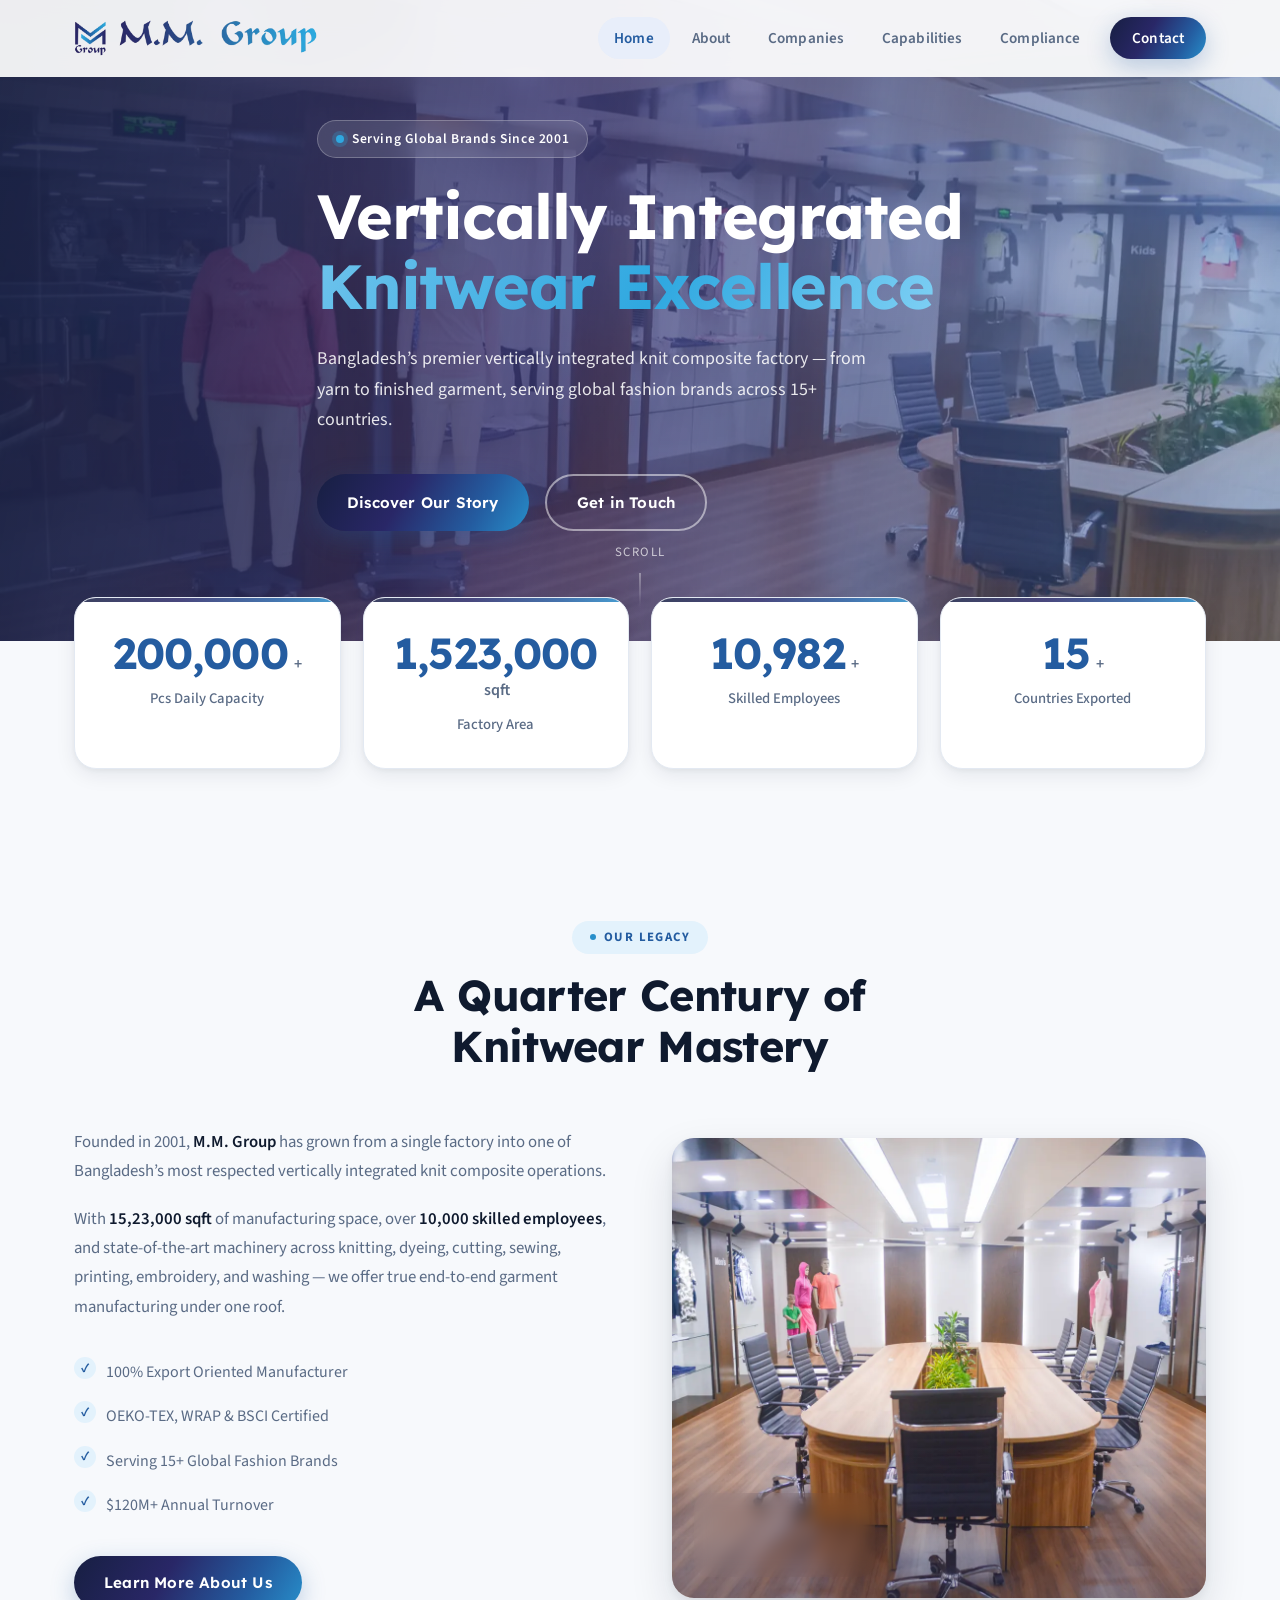
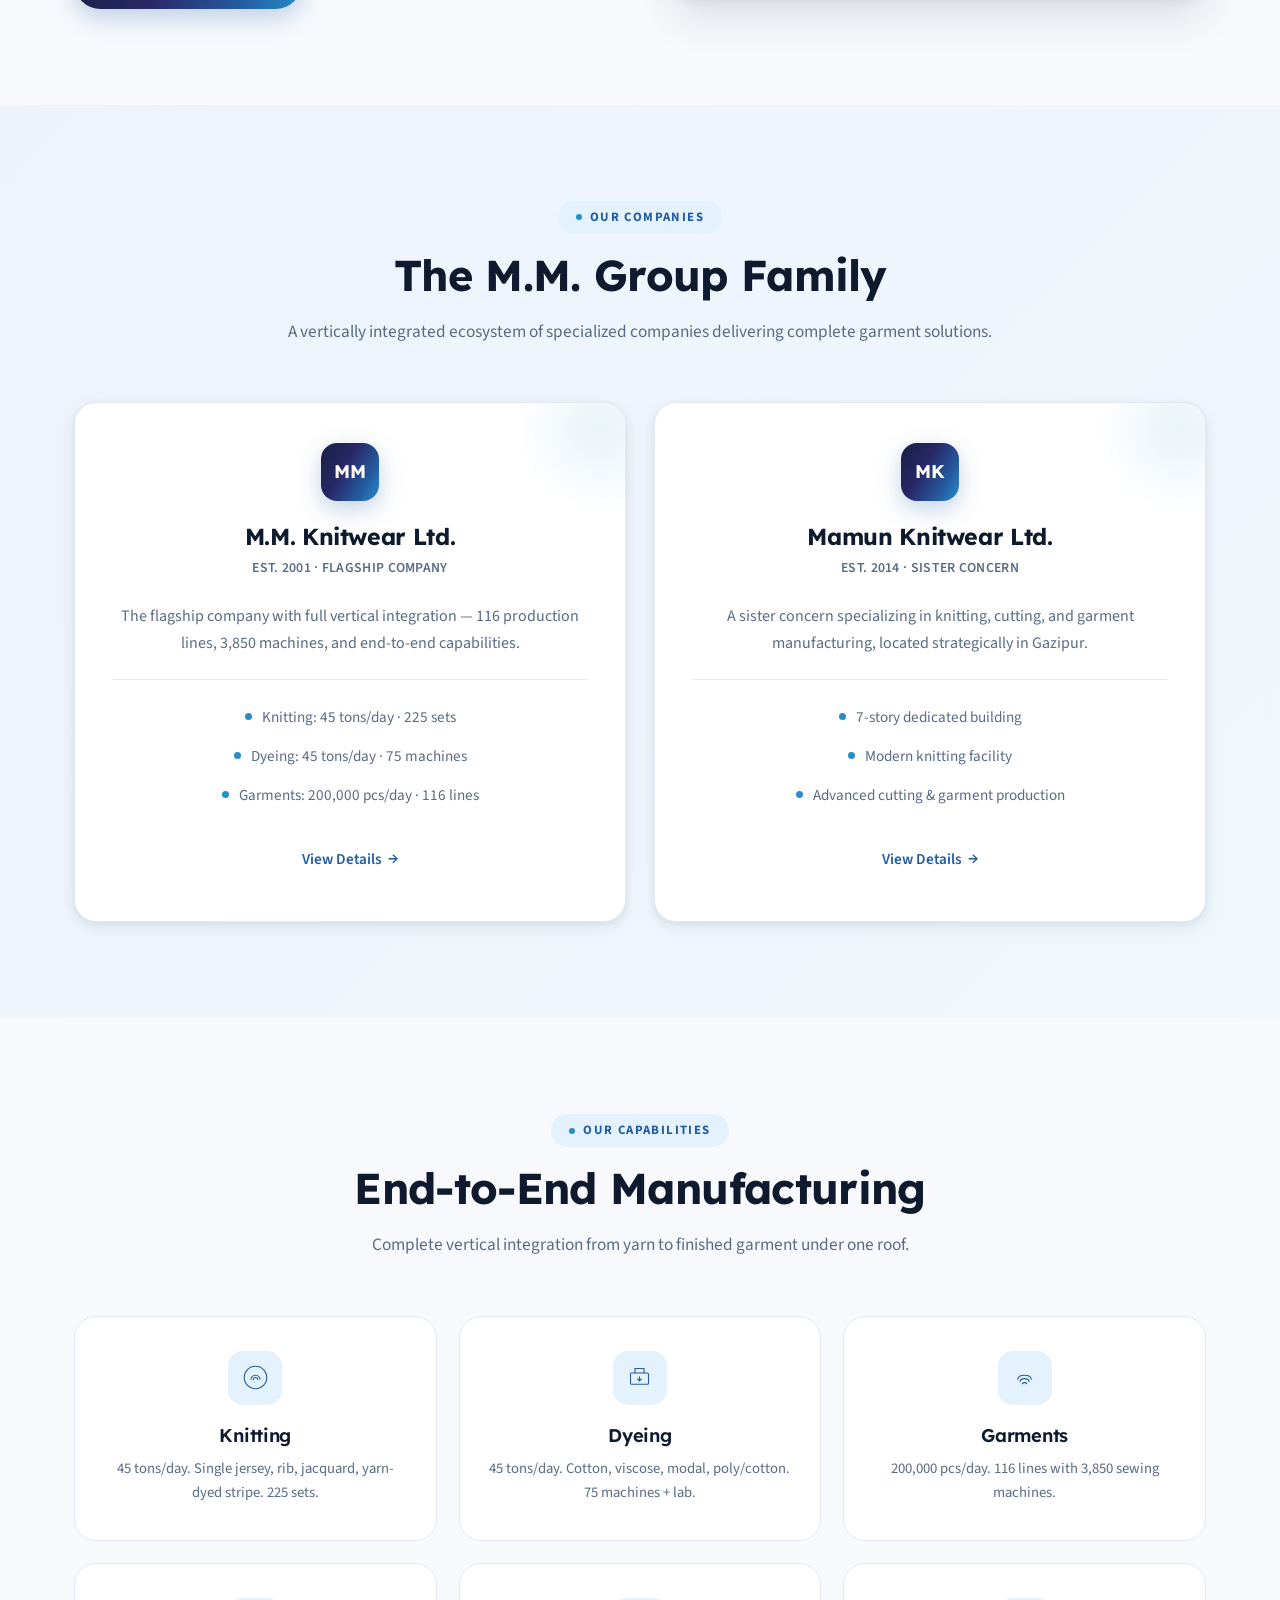
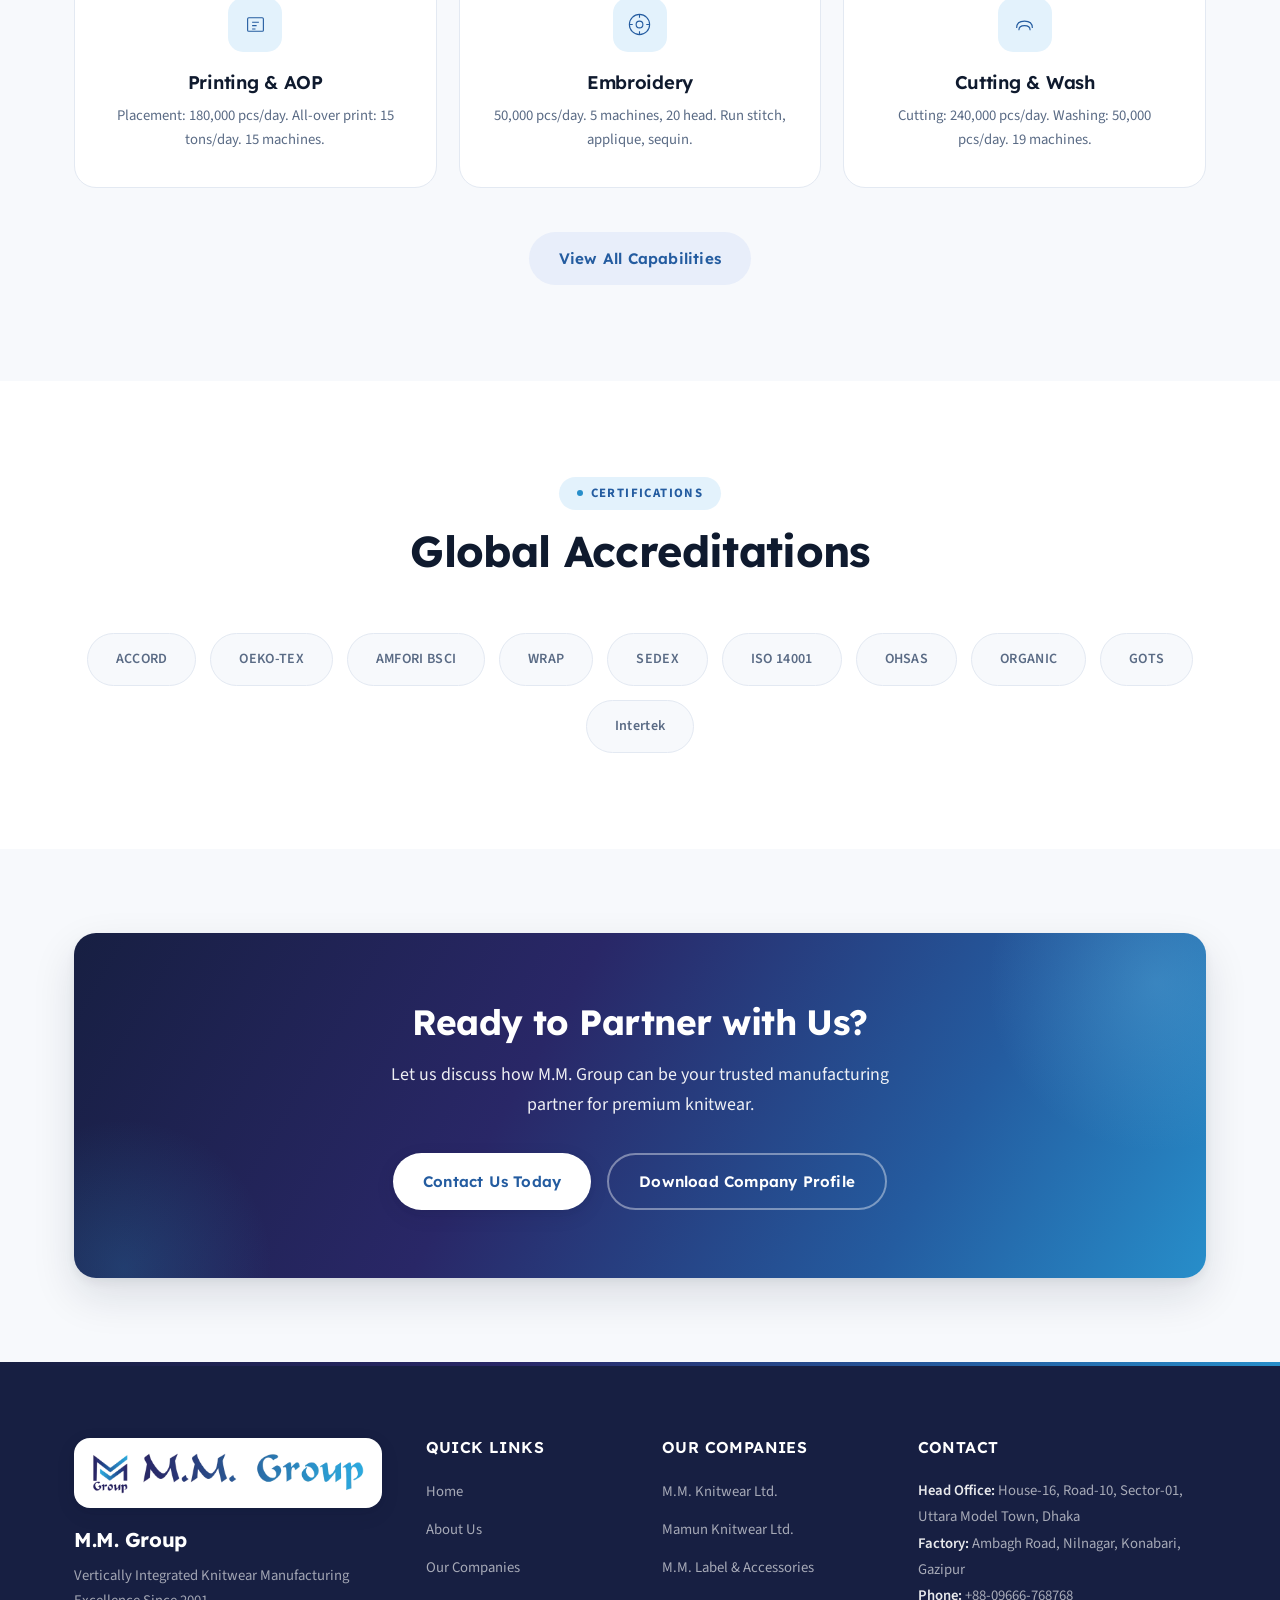
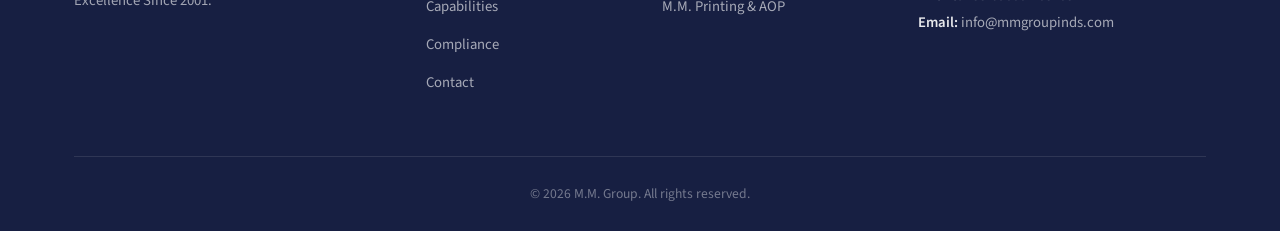
<file: index.html>
<!DOCTYPE html>
<html lang="en">
<head>
<meta charset="UTF-8">
<meta name="viewport" content="width=device-width, initial-scale=1.0">
<title>M.M. Group | Vertically Integrated Knitwear Manufacturer in Bangladesh</title>
<meta name="description" content="M.M. Group is Bangladesh's leading vertically integrated knit composite factory. Since 2001 serving global brands with knitting, dyeing, printing, embroidery, cutting & garment manufacturing. 200,000 pcs/day capacity.">
<meta name="keywords" content="MM Group, MM Knitwear, Mamun Knitwear, knitwear manufacturer Bangladesh, knit composite factory, garments manufacturer, t-shirt manufacturer, apparel manufacturing Bangladesh, knit garment exporter">
<meta name="robots" content="index, follow">
<meta name="author" content="M.M. Group">
<meta name="geo.region" content="BD-3">
<meta name="geo.placename" content="Gazipur, Bangladesh">
<meta name="geo.position" content="23.9803;90.4125">
<meta name="ICBM" content="23.9803, 90.4125">
<link rel="canonical" href="https://www.mmgroupinds.com/">
<meta property="og:type" content="website">
<meta property="og:site_name" content="M.M. Group">
<meta property="og:title" content="M.M. Group | Vertically Integrated Knitwear Manufacturer in Bangladesh">
<meta property="og:description" content="Bangladesh's premier vertically integrated knit composite factory - from yarn to finished garment. Serving global brands since 2001.">
<meta property="og:image" content="https://www.mmgroupinds.com/images/og-image.jpg">
<meta property="og:image:width" content="1200">
<meta property="og:image:height" content="630">
<meta property="og:image:alt" content="M.M. Group knitwear manufacturing facility">
<meta property="og:url" content="https://www.mmgroupinds.com/">
<meta property="og:locale" content="en_US">
<meta name="twitter:card" content="summary_large_image">
<meta name="twitter:site" content="@mmgroup">
<meta name="twitter:title" content="M.M. Group | Vertically Integrated Knitwear Manufacturer in Bangladesh">
<meta name="twitter:description" content="Bangladesh's premier vertically integrated knit composite factory serving global brands since 2001.">
<meta name="twitter:image" content="https://www.mmgroupinds.com/images/og-image.jpg">
<meta name="theme-color" content="#245CA0">
<link rel="icon" type="image/png" href="images/favicon.png">
<link rel="apple-touch-icon" href="images/apple-touch-icon.png">
<link rel="preconnect" href="https://fonts.googleapis.com">
<link rel="preconnect" href="https://fonts.gstatic.com" crossorigin>
<link href="https://fonts.googleapis.com/css2?family=Lexend:wght@400;500;600;700&family=Source+Sans+3:wght@400;500;600;700&display=swap" rel="stylesheet">
<link rel="stylesheet" href="css/style.css">
<script type="application/ld+json">
{
  "@context": "https://schema.org",
  "@type": "Organization",
  "name": "M.M. Group",
  "url": "https://www.mmgroupinds.com",
  "logo": "https://www.mmgroupinds.com/images/logo.png",
  "description": "Vertically integrated knit composite factory in Bangladesh since 2001.",
  "foundingDate": "2001-09-01",
  "email": "info@mmgroupinds.com",
  "telephone": "+8809666791791",
  "address": {
    "@type": "PostalAddress",
    "streetAddress": "Ambagh Road, Nilnagar, Konabari",
    "addressLocality": "Gazipur",
    "addressCountry": "Bangladesh"
  },
  "areaServed": "Worldwide",
  "subOrganization": [
    {"@type":"Organization","name":"M.M. Knitwear Ltd.","foundingDate":"2001"},
    {"@type":"Organization","name":"Mamun Knitwear Ltd.","foundingDate":"2014"}
  ]
}
</script>
<script type="application/ld+json">
{
  "@context": "https://schema.org",
  "@type": "WebSite",
  "name": "M.M. Group",
  "url": "https://www.mmgroupinds.com/",
  "publisher": {"@type": "Organization", "name": "M.M. Group", "logo": {"@type": "ImageObject", "url": "https://www.mmgroupinds.com/images/logo.png"}}
}
</script>
</head>
<body>

<header class="header" id="header">
  <div class="container">
    <a href="index.html" class="logo" aria-label="M.M. Group — Home">
      <img src="images/logo.webp" alt="M.M. Group Logo" width="1600" height="237">
    </a>
    <nav class="nav" id="nav" aria-label="Main navigation">
      <ul>
        <li><a href="index.html" class="active" aria-current="page">Home</a></li>
        <li><a href="about.html">About</a></li>
        <li><a href="companies.html">Companies</a></li>
        <li><a href="capabilities.html">Capabilities</a></li>
        <li><a href="compliance.html">Compliance</a></li>
        <li><a href="contact.html" class="nav-cta">Contact</a></li>
      </ul>
    </nav>
    <button class="menu-toggle" id="menuToggle" aria-label="Toggle menu" aria-expanded="false" aria-controls="nav">
      <span></span><span></span><span></span>
    </button>
  </div>
</header>

<main id="main"><section class="hero" id="hero">
  <div class="hero-slider" aria-hidden="true">
    <div class="slide active" style="background-image:url('images/premises/DSC_0429.webp')"></div>
    <div class="slide" style="background-image:url('images/premises/DSC_0425.webp')"></div>
    <div class="slide" style="background-image:url('images/premises/DSC_0418.webp')"></div>
  </div>
  <div class="hero-overlay"></div>
  <div class="container hero-content">
    <span class="hero-badge fade-in">Serving Global Brands Since 2001</span>
    <h1 class="fade-in">Vertically Integrated<br><span class="text-accent">Knitwear Excellence</span></h1>
    <p class="fade-in">Bangladesh&rsquo;s premier vertically integrated knit composite factory &mdash; from yarn to finished garment, serving global fashion brands across 15+ countries.</p>
    <div class="hero-actions fade-in">
      <a href="about.html" class="btn btn-primary">Discover Our Story</a>
      <a href="contact.html" class="btn btn-outline">Get in Touch</a>
    </div>
  </div>
  <span class="hero-scroll">SCROLL</span>
</section>

<section class="stats-section">
  <div class="container">
    <div class="stats-grid">
      <div class="stat-card">
        <span class="stat-number" data-target="200000">0</span>
        <span class="stat-suffix">+</span>
        <span class="stat-label">Pcs Daily Capacity</span>
      </div>
      <div class="stat-card">
        <span class="stat-number" data-target="1523000">0</span>
        <span class="stat-suffix">sqft</span>
        <span class="stat-label">Factory Area</span>
      </div>
      <div class="stat-card">
        <span class="stat-number" data-target="10982">0</span>
        <span class="stat-suffix">+</span>
        <span class="stat-label">Skilled Employees</span>
      </div>
      <div class="stat-card">
        <span class="stat-number" data-target="15">0</span>
        <span class="stat-suffix">+</span>
        <span class="stat-label">Countries Exported</span>
      </div>
    </div>
  </div>
</section>

<section class="section about-preview">
  <div class="container">
    <div class="section-header reveal">
      <span class="section-tag">Our Legacy</span>
      <h2>A Quarter Century of<br>Knitwear Mastery</h2>
    </div>
    <div class="about-preview-grid reveal">
      <div class="about-text">
        <p>Founded in 2001, <strong>M.M. Group</strong> has grown from a single factory into one of Bangladesh&rsquo;s most respected vertically integrated knit composite operations.</p>
        <p>With <strong>15,23,000 sqft</strong> of manufacturing space, over <strong>10,000 skilled employees</strong>, and state-of-the-art machinery across knitting, dyeing, cutting, sewing, printing, embroidery, and washing &mdash; we offer true end-to-end garment manufacturing under one roof.</p>
        <ul class="check-list">
          <li>100% Export Oriented Manufacturer</li>
          <li>OEKO-TEX, WRAP &amp; BSCI Certified</li>
          <li>Serving 15+ Global Fashion Brands</li>
          <li>$120M+ Annual Turnover</li>
        </ul>
        <a href="about.html" class="btn btn-primary">Learn More About Us</a>
      </div>
      <div class="about-image">
        <img src="images/premises/DSC_0425.webp" alt="M.M. Group factory building exterior" loading="lazy" width="1920" height="1280">
        <div class="about-exp">25+ <small>Years of Excellence</small></div>
      </div>
    </div>
  </div>
</section>

<section class="section companies-section">
  <div class="container">
    <div class="section-header reveal">
      <span class="section-tag">Our Companies</span>
      <h2>The M.M. Group Family</h2>
      <p>A vertically integrated ecosystem of specialized companies delivering complete garment solutions.</p>
    </div>
    <div class="companies-grid reveal">
      <div class="company-card">
        <div class="company-icon">MM</div>
        <h3>M.M. Knitwear Ltd.</h3>
        <p class="company-sub">Est. 2001 · Flagship Company</p>
        <p>The flagship company with full vertical integration &mdash; 116 production lines, 3,850 machines, and end-to-end capabilities.</p>
        <ul class="company-stats">
          <li>Knitting: 45 tons/day · 225 sets</li>
          <li>Dyeing: 45 tons/day · 75 machines</li>
          <li>Garments: 200,000 pcs/day · 116 lines</li>
        </ul>
        <a href="companies.html" class="btn-link">View Details</a>
      </div>
      <div class="company-card">
        <div class="company-icon">MK</div>
        <h3>Mamun Knitwear Ltd.</h3>
        <p class="company-sub">Est. 2014 · Sister Concern</p>
        <p>A sister concern specializing in knitting, cutting, and garment manufacturing, located strategically in Gazipur.</p>
        <ul class="company-stats">
          <li>7-story dedicated building</li>
          <li>Modern knitting facility</li>
          <li>Advanced cutting &amp; garment production</li>
        </ul>
        <a href="companies.html" class="btn-link">View Details</a>
      </div>
    </div>
  </div>
</section>

<section class="section capabilities-preview">
  <div class="container">
    <div class="section-header reveal">
      <span class="section-tag">Our Capabilities</span>
      <h2>End-to-End Manufacturing</h2>
      <p>Complete vertical integration from yarn to finished garment under one roof.</p>
    </div>
    <div class="caps-grid reveal">
      <div class="cap-card">
        <div class="cap-icon">
          <svg viewBox="0 0 48 48" aria-hidden="true"><circle cx="24" cy="24" r="20" fill="none" stroke="currentColor" stroke-width="2"/><path d="M16 28c0-4 3-8 8-8s8 4 8 8" fill="none" stroke="currentColor" stroke-width="2"/><path d="M20 28c0-2 2-4 4-4s4 2 4 4" fill="none" stroke="currentColor" stroke-width="2"/></svg>
        </div>
        <h3>Knitting</h3>
        <p>45 tons/day. Single jersey, rib, jacquard, yarn-dyed stripe. 225 sets.</p>
      </div>
      <div class="cap-card">
        <div class="cap-icon">
          <svg viewBox="0 0 48 48" aria-hidden="true"><rect x="8" y="16" width="32" height="20" rx="2" fill="none" stroke="currentColor" stroke-width="2"/><path d="M16 16V8h16v8" fill="none" stroke="currentColor" stroke-width="2"/><path d="M20 26l4 4 4-4" fill="none" stroke="currentColor" stroke-width="2"/><path d="M24 30V22" fill="none" stroke="currentColor" stroke-width="2"/></svg>
        </div>
        <h3>Dyeing</h3>
        <p>45 tons/day. Cotton, viscose, modal, poly/cotton. 75 machines + lab.</p>
      </div>
      <div class="cap-card">
        <div class="cap-icon">
          <svg viewBox="0 0 48 48" aria-hidden="true"><path d="M12 28c0-6 6-8 12-8s12 2 12 8" fill="none" stroke="currentColor" stroke-width="2"/><path d="M16 32c0-4 4-6 8-6s8 2 8 6" fill="none" stroke="currentColor" stroke-width="2"/><path d="M20 36c0-2 2-3 4-3s4 1 4 3" fill="none" stroke="currentColor" stroke-width="2"/></svg>
        </div>
        <h3>Garments</h3>
        <p>200,000 pcs/day. 116 lines with 3,850 sewing machines.</p>
      </div>
      <div class="cap-card">
        <div class="cap-icon">
          <svg viewBox="0 0 48 48" aria-hidden="true"><rect x="10" y="12" width="28" height="24" rx="2" fill="none" stroke="currentColor" stroke-width="2"/><path d="M18 20h12M18 26h8M18 32h6" fill="none" stroke="currentColor" stroke-width="2"/></svg>
        </div>
        <h3>Printing &amp; AOP</h3>
        <p>Placement: 180,000 pcs/day. All-over print: 15 tons/day. 15 machines.</p>
      </div>
      <div class="cap-card">
        <div class="cap-icon">
          <svg viewBox="0 0 48 48" aria-hidden="true"><circle cx="24" cy="24" r="18" fill="none" stroke="currentColor" stroke-width="2"/><circle cx="24" cy="24" r="6" fill="none" stroke="currentColor" stroke-width="2"/><path d="M24 6v6M24 36v6M6 24h6M36 24h6" fill="none" stroke="currentColor" stroke-width="2"/></svg>
        </div>
        <h3>Embroidery</h3>
        <p>50,000 pcs/day. 5 machines, 20 head. Run stitch, applique, sequin.</p>
      </div>
      <div class="cap-card">
        <div class="cap-icon">
          <svg viewBox="0 0 48 48" aria-hidden="true"><path d="M10 30c0-8 6-12 14-12s14 4 14 12" fill="none" stroke="currentColor" stroke-width="2"/><path d="M14 34c0-6 4-8 10-8s10 2 10 8" fill="none" stroke="currentColor" stroke-width="2"/></svg>
        </div>
        <h3>Cutting &amp; Wash</h3>
        <p>Cutting: 240,000 pcs/day. Washing: 50,000 pcs/day. 19 machines.</p>
      </div>
    </div>
    <div class="section-cta reveal">
      <a href="capabilities.html" class="btn btn-light-primary">View All Capabilities</a>
    </div>
  </div>
</section>

<section class="section certs-section">
  <div class="container">
    <div class="section-header reveal">
      <span class="section-tag">Certifications</span>
      <h2>Global Accreditations</h2>
    </div>
    <div class="certs-grid reveal">
      <div class="cert-item">ACCORD</div>
      <div class="cert-item">OEKO-TEX</div>
      <div class="cert-item">AMFORI BSCI</div>
      <div class="cert-item">WRAP</div>
      <div class="cert-item">SEDEX</div>
      <div class="cert-item">ISO 14001</div>
      <div class="cert-item">OHSAS</div>
      <div class="cert-item">ORGANIC</div>
      <div class="cert-item">GOTS</div>
      <div class="cert-item">Intertek</div>
    </div>
  </div>
</section>

<section class="section cta-section">
  <div class="container">
    <div class="cta-box reveal">
      <h2>Ready to Partner with Us?</h2>
      <p>Let us discuss how M.M. Group can be your trusted manufacturing partner for premium knitwear.</p>
      <div class="cta-actions">
        <a href="contact.html" class="btn btn-white">Contact Us Today</a>
        <a href="MM%20Knitwear(company%20profile).pdf" class="btn btn-outline-white" download>Download Company Profile</a>
      </div>
    </div>
  </div>
</section>

</main>
<footer class="footer">
  <div class="container">
    <div class="footer-grid">
      <div class="footer-brand">
        <div class="footer-logo-box"><img src="images/logo.webp" alt="M.M. Group" width="1600" height="237"></div>
        <h3>M.M. Group</h3>
        <p>Vertically Integrated Knitwear Manufacturing Excellence Since 2001.</p>
      </div>
      <div class="footer-links">
        <h4>Quick Links</h4>
        <ul>
          <li><a href="index.html">Home</a></li>
          <li><a href="about.html">About Us</a></li>
          <li><a href="companies.html">Our Companies</a></li>
          <li><a href="capabilities.html">Capabilities</a></li>
          <li><a href="compliance.html">Compliance</a></li>
          <li><a href="contact.html">Contact</a></li>
        </ul>
      </div>
      <div class="footer-links">
        <h4>Our Companies</h4>
        <ul>
          <li><a href="companies.html">M.M. Knitwear Ltd.</a></li>
          <li><a href="companies.html">Mamun Knitwear Ltd.</a></li>
          <li><a href="companies.html">M.M. Label &amp; Accessories</a></li>
          <li><a href="companies.html">M.M. Printing &amp; AOP</a></li>
        </ul>
      </div>
      <div class="footer-contact">
        <h4>Contact</h4>
        <p><strong>Head Office:</strong> House-16, Road-10, Sector-01, Uttara Model Town, Dhaka</p>
        <p><strong>Factory:</strong> Ambagh Road, Nilnagar, Konabari, Gazipur</p>
        <p><strong>Phone:</strong> +88-09666-768768</p>
        <p><strong>Email:</strong> info@mmgroupinds.com</p>
      </div>
    </div>
    <div class="footer-bottom">
      <p>&copy; 2026 M.M. Group. All rights reserved.</p>
    </div>
  </div>
</footer>

<script src="js/main.js"></script>
</body>
</html>
</file>
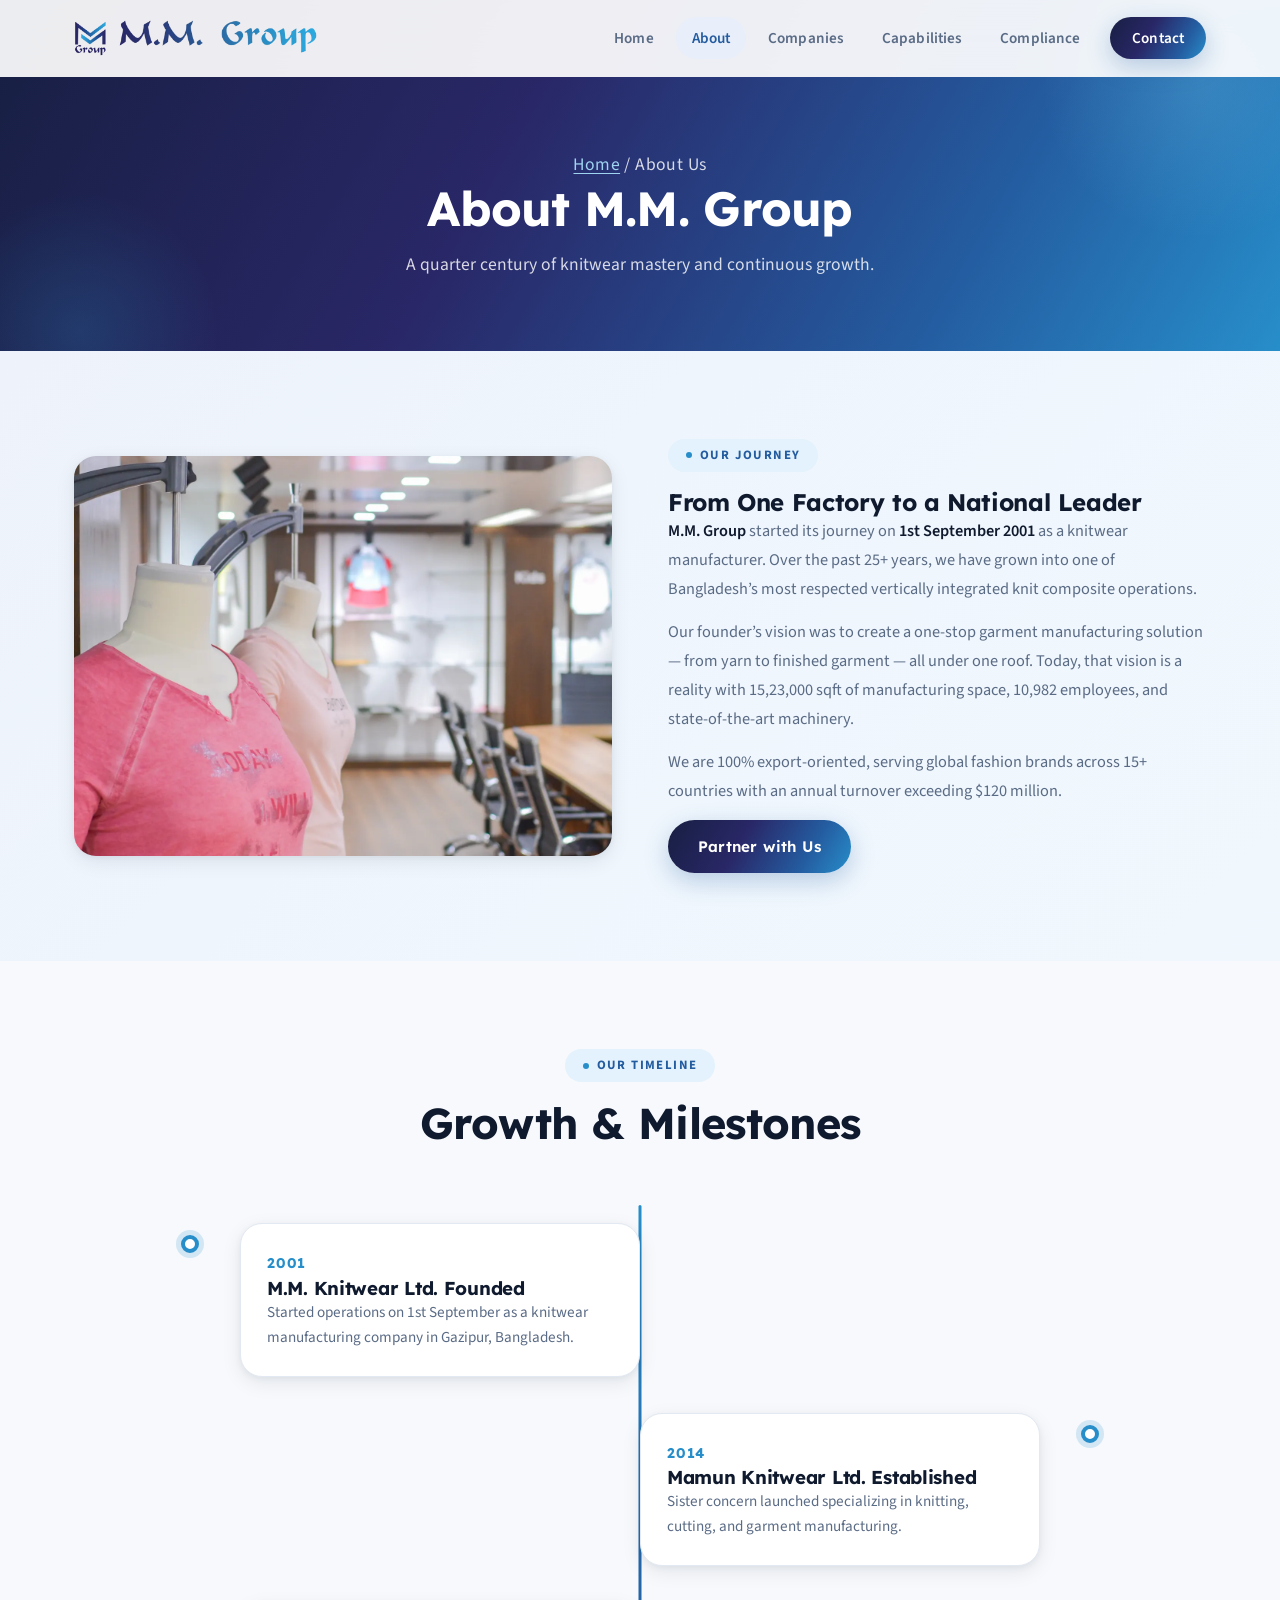
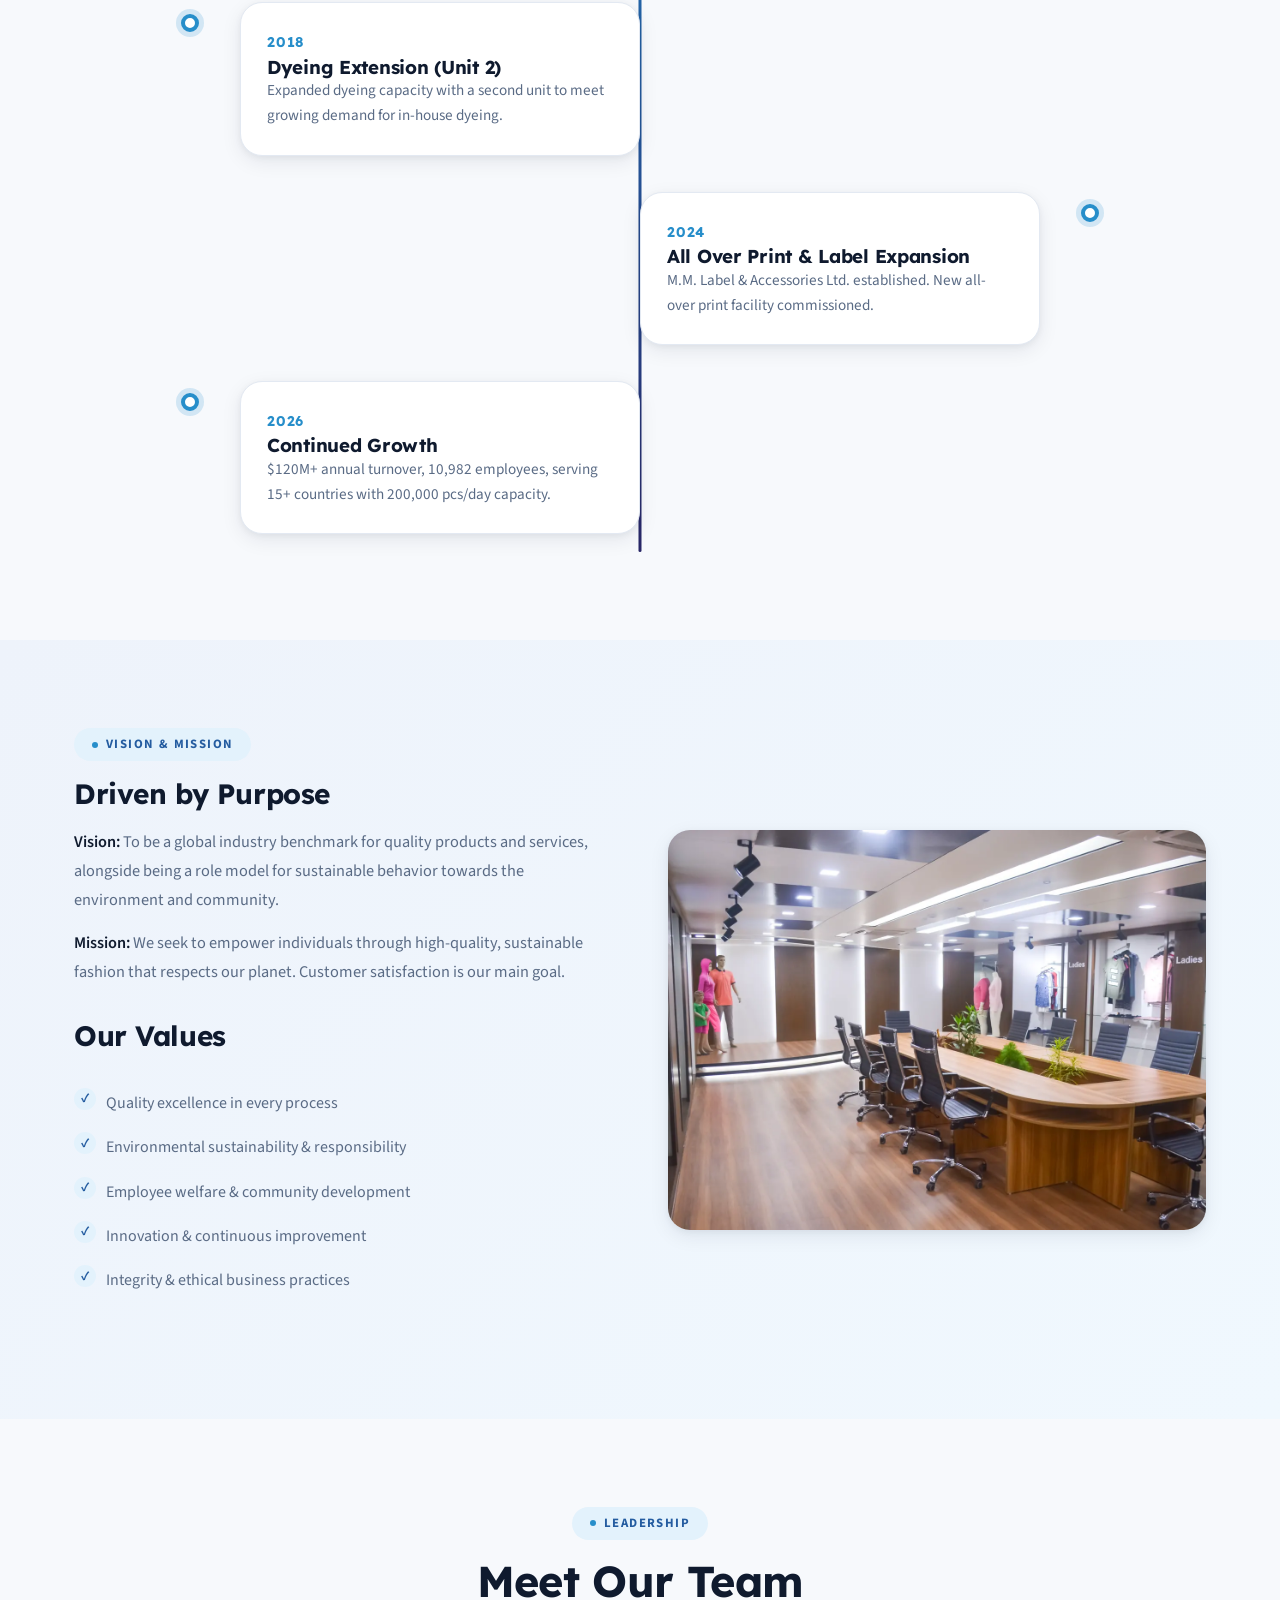
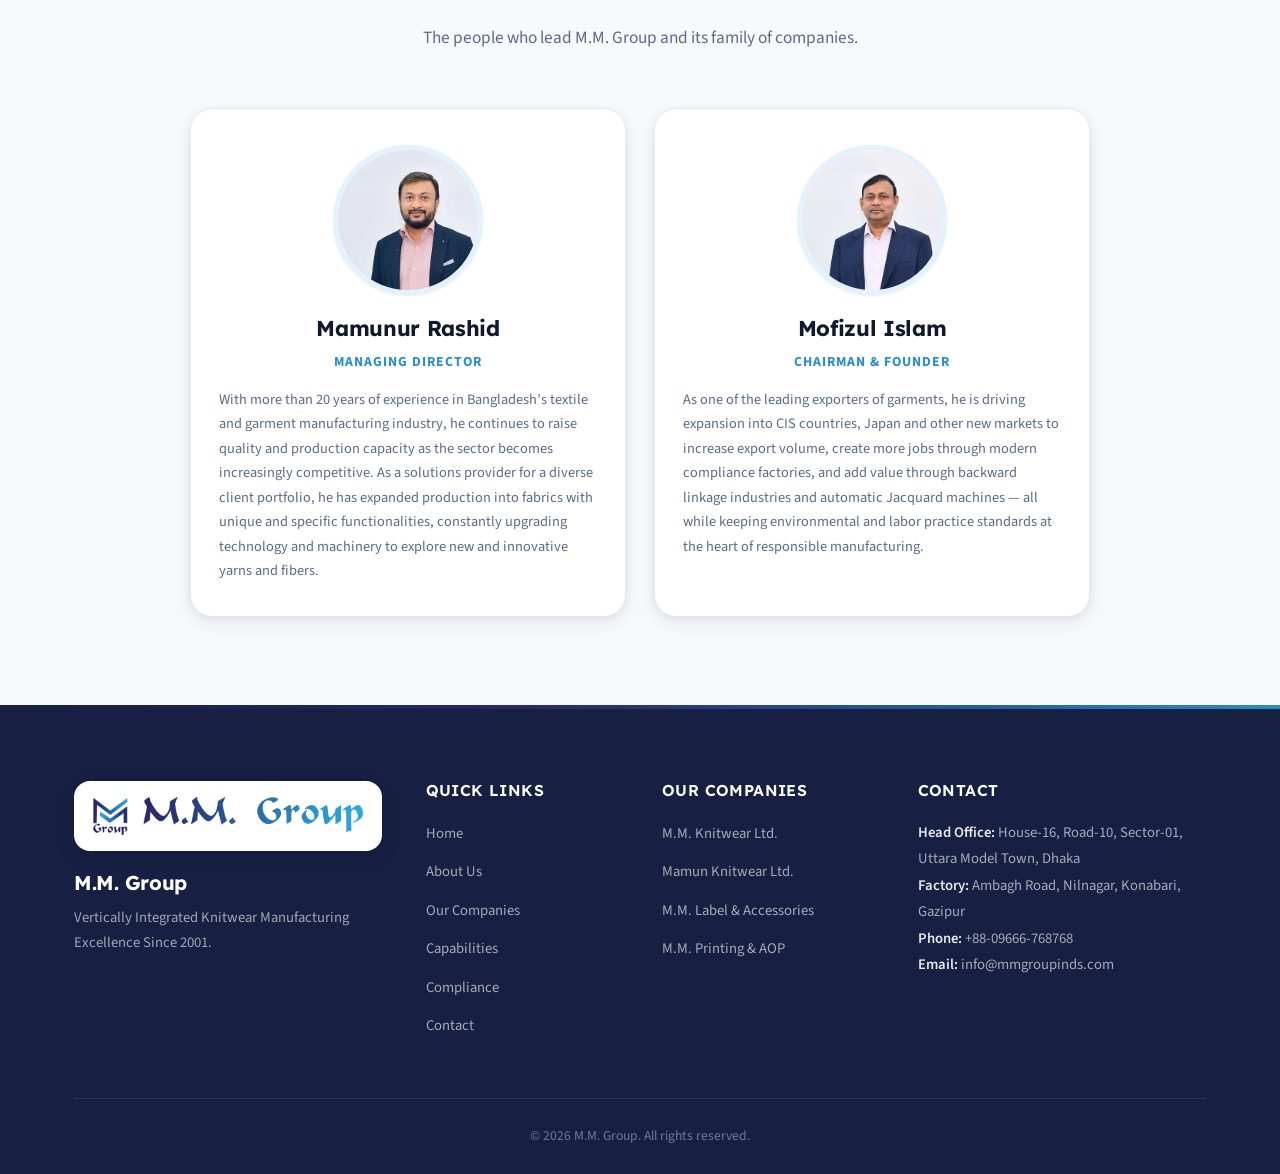
<file: about.html>
<!DOCTYPE html>
<html lang="en">
<head>
<meta charset="UTF-8">
<meta name="viewport" content="width=device-width, initial-scale=1.0">
<title>About Us | M.M. Group - Vertically Integrated Knitwear Manufacturing</title>
<meta name="description" content="Learn about M.M. Group's 25+ year journey, our vision, mission, and commitment to quality knitwear manufacturing in Bangladesh since 2001.">
<meta name="robots" content="index, follow">
<link rel="canonical" href="https://www.mmgroupinds.com/about.html">
<meta property="og:type" content="article">
<meta property="og:site_name" content="M.M. Group">
<meta property="og:title" content="About M.M. Group | Our Story">
<meta property="og:description" content="From a single factory in 2001 to one of Bangladesh's leading vertically integrated knit composite operations.">
<meta property="og:image" content="https://www.mmgroupinds.com/images/og-image.jpg">
<meta property="og:image:width" content="1200">
<meta property="og:image:height" content="630">
<meta property="og:url" content="https://www.mmgroupinds.com/about.html">
<meta property="og:locale" content="en_US">
<meta name="twitter:card" content="summary_large_image">
<meta name="twitter:title" content="About M.M. Group | Our Story">
<meta name="twitter:description" content="From a single factory in 2001 to one of Bangladesh's leading vertically integrated knit composite operations.">
<meta name="twitter:image" content="https://www.mmgroupinds.com/images/og-image.jpg">
<meta name="theme-color" content="#245CA0">
<link rel="icon" type="image/png" href="images/favicon.png">
<link rel="apple-touch-icon" href="images/apple-touch-icon.png">
<link rel="preconnect" href="https://fonts.googleapis.com">
<link rel="preconnect" href="https://fonts.gstatic.com" crossorigin>
<link href="https://fonts.googleapis.com/css2?family=Lexend:wght@400;500;600;700&family=Source+Sans+3:wght@400;500;600;700&display=swap" rel="stylesheet">
<link rel="stylesheet" href="css/style.css">
<script type="application/ld+json">
{
  "@context": "https://schema.org",
  "@type": "BreadcrumbList",
  "itemListElement": [
    {"@type": "ListItem", "position": 1, "name": "Home", "item": "https://www.mmgroupinds.com/"},
    {"@type": "ListItem", "position": 2, "name": "About Us", "item": "https://www.mmgroupinds.com/about.html"}
  ]
}
</script>
<script type="application/ld+json">
{
  "@context": "https://schema.org",
  "@type": "AboutPage",
  "name": "About M.M. Group",
  "url": "https://www.mmgroupinds.com/about.html",
  "isPartOf": {"@type": "WebSite", "name": "M.M. Group", "url": "https://www.mmgroupinds.com/"}
}
</script>
</head>
<body>

<header class="header" id="header">
  <div class="container">
    <a href="index.html" class="logo" aria-label="M.M. Group — Home">
      <img src="images/logo.webp" alt="M.M. Group Logo" width="1600" height="237">
    </a>
    <nav class="nav" id="nav" aria-label="Main navigation">
      <ul>
        <li><a href="index.html">Home</a></li>
        <li><a href="about.html" class="active" aria-current="page">About</a></li>
        <li><a href="companies.html">Companies</a></li>
        <li><a href="capabilities.html">Capabilities</a></li>
        <li><a href="compliance.html">Compliance</a></li>
        <li><a href="contact.html" class="nav-cta">Contact</a></li>
      </ul>
    </nav>
    <button class="menu-toggle" id="menuToggle" aria-label="Toggle menu" aria-expanded="false" aria-controls="nav">
      <span></span><span></span><span></span>
    </button>
  </div>
</header>

<main id="main"><section class="page-hero">
  <div class="container">
    <p class="breadcrumb"><a href="index.html">Home</a> / About Us</p>
    <h1>About M.M. Group</h1>
    <p>A quarter century of knitwear mastery and continuous growth.</p>
  </div>
</section>

<section class="page-section">
  <div class="container">
    <div class="content-grid reveal">
      <div class="content-image">
        <img src="images/premises/DSC_0418.webp" alt="M.M. Group factory building" loading="lazy" width="1400" height="2000">
      </div>
      <div class="content-text">
        <span class="section-tag">Our Journey</span>
        <h2>From One Factory to a National Leader</h2>
        <p><strong>M.M. Group</strong> started its journey on <strong>1st September 2001</strong> as a knitwear manufacturer. Over the past 25+ years, we have grown into one of Bangladesh&rsquo;s most respected vertically integrated knit composite operations.</p>
        <p>Our founder&rsquo;s vision was to create a one-stop garment manufacturing solution &mdash; from yarn to finished garment &mdash; all under one roof. Today, that vision is a reality with 15,23,000 sqft of manufacturing space, 10,982 employees, and state-of-the-art machinery.</p>
        <p>We are 100% export-oriented, serving global fashion brands across 15+ countries with an annual turnover exceeding $120 million.</p>
        <a href="contact.html" class="btn btn-primary">Partner with Us</a>
      </div>
    </div>
  </div>
</section>

<section class="page-section">
  <div class="container">
    <div class="section-header reveal">
      <span class="section-tag">Our Timeline</span>
      <h2>Growth &amp; Milestones</h2>
    </div>
    <div class="timeline reveal">
      <div class="timeline-item">
        <div class="timeline-dot"></div>
        <div class="timeline-content">
          <span class="year">2001</span>
          <h3>M.M. Knitwear Ltd. Founded</h3>
          <p>Started operations on 1st September as a knitwear manufacturing company in Gazipur, Bangladesh.</p>
        </div>
      </div>
      <div class="timeline-item">
        <div class="timeline-dot"></div>
        <div class="timeline-content">
          <span class="year">2014</span>
          <h3>Mamun Knitwear Ltd. Established</h3>
          <p>Sister concern launched specializing in knitting, cutting, and garment manufacturing.</p>
        </div>
      </div>
      <div class="timeline-item">
        <div class="timeline-dot"></div>
        <div class="timeline-content">
          <span class="year">2018</span>
          <h3>Dyeing Extension (Unit 2)</h3>
          <p>Expanded dyeing capacity with a second unit to meet growing demand for in-house dyeing.</p>
        </div>
      </div>
      <div class="timeline-item">
        <div class="timeline-dot"></div>
        <div class="timeline-content">
          <span class="year">2024</span>
          <h3>All Over Print &amp; Label Expansion</h3>
          <p>M.M. Label &amp; Accessories Ltd. established. New all-over print facility commissioned.</p>
        </div>
      </div>
      <div class="timeline-item">
        <div class="timeline-dot"></div>
        <div class="timeline-content">
          <span class="year">2026</span>
          <h3>Continued Growth</h3>
          <p>$120M+ annual turnover, 10,982 employees, serving 15+ countries with 200,000 pcs/day capacity.</p>
        </div>
      </div>
    </div>
  </div>
</section>

<section class="page-section">
  <div class="container">
    <div class="content-grid reveal reverse">
      <div class="content-image">
        <img src="images/premises/DSC_0428.webp" alt="M.M. Group facility exterior" loading="lazy" width="1400" height="933">
      </div>
      <div class="content-text">
        <span class="section-tag">Vision &amp; Mission</span>
        <h3>Driven by Purpose</h3>
        <p><strong>Vision:</strong> To be a global industry benchmark for quality products and services, alongside being a role model for sustainable behavior towards the environment and community.</p>
        <p><strong>Mission:</strong> We seek to empower individuals through high-quality, sustainable fashion that respects our planet. Customer satisfaction is our main goal.</p>
        <h3 style="margin-top: 32px;">Our Values</h3>
        <ul class="check-list">
          <li>Quality excellence in every process</li>
          <li>Environmental sustainability &amp; responsibility</li>
          <li>Employee welfare &amp; community development</li>
          <li>Innovation &amp; continuous improvement</li>
          <li>Integrity &amp; ethical business practices</li>
        </ul>
      </div>
    </div>
  </div>
</section>

<section class="page-section">
  <div class="container">
    <div class="section-header reveal">
      <span class="section-tag">Leadership</span>
      <h2>Meet Our Team</h2>
      <p>The people who lead M.M. Group and its family of companies.</p>
    </div>
    <div class="team-grid reveal">
      <div class="team-card">
        <img class="team-photo" src="images/team/mamunur-rashid.webp" alt="Mamunur Rashid, Managing Director of Mamun Knitwear Ltd." width="400" height="363" loading="lazy">
        <h3>Mamunur Rashid</h3>
        <span>Managing Director</span>
        <p>With more than 20 years of experience in Bangladesh&rsquo;s textile and garment manufacturing industry, he continues to raise quality and production capacity as the sector becomes increasingly competitive. As a solutions provider for a diverse client portfolio, he has expanded production into fabrics with unique and specific functionalities, constantly upgrading technology and machinery to explore new and innovative yarns and fibers.</p>
      </div>
      <div class="team-card">
        <img class="team-photo" src="images/team/mofizul-islam.webp" alt="Mofizul Islam, Chairman &amp; Founder of Mamun Knitwear Ltd." width="400" height="363" loading="lazy">
        <h3>Mofizul Islam</h3>
        <span>Chairman &amp; Founder</span>
        <p>As one of the leading exporters of garments, he is driving expansion into CIS countries, Japan and other new markets to increase export volume, create more jobs through modern compliance factories, and add value through backward linkage industries and automatic Jacquard machines &mdash; all while keeping environmental and labor practice standards at the heart of responsible manufacturing.</p>
      </div>
    </div>
  </div>
</section>

</main>
<footer class="footer">
  <div class="container">
    <div class="footer-grid">
      <div class="footer-brand">
        <div class="footer-logo-box"><img src="images/logo.webp" alt="M.M. Group" width="1600" height="237"></div>
        <h3>M.M. Group</h3>
        <p>Vertically Integrated Knitwear Manufacturing Excellence Since 2001.</p>
      </div>
      <div class="footer-links">
        <h4>Quick Links</h4>
        <ul>
          <li><a href="index.html">Home</a></li>
          <li><a href="about.html">About Us</a></li>
          <li><a href="companies.html">Our Companies</a></li>
          <li><a href="capabilities.html">Capabilities</a></li>
          <li><a href="compliance.html">Compliance</a></li>
          <li><a href="contact.html">Contact</a></li>
        </ul>
      </div>
      <div class="footer-links">
        <h4>Our Companies</h4>
        <ul>
          <li><a href="companies.html">M.M. Knitwear Ltd.</a></li>
          <li><a href="companies.html">Mamun Knitwear Ltd.</a></li>
          <li><a href="companies.html">M.M. Label &amp; Accessories</a></li>
          <li><a href="companies.html">M.M. Printing &amp; AOP</a></li>
        </ul>
      </div>
      <div class="footer-contact">
        <h4>Contact</h4>
        <p><strong>Head Office:</strong> House-16, Road-10, Sector-01, Uttara Model Town, Dhaka</p>
        <p><strong>Factory:</strong> Ambagh Road, Nilnagar, Konabari, Gazipur</p>
        <p><strong>Phone:</strong> +88-09666-768768</p>
        <p><strong>Email:</strong> info@mmgroupinds.com</p>
      </div>
    </div>
    <div class="footer-bottom">
      <p>&copy; 2026 M.M. Group. All rights reserved.</p>
    </div>
  </div>
</footer>

<script src="js/main.js"></script>
</body>
</html>
</file>
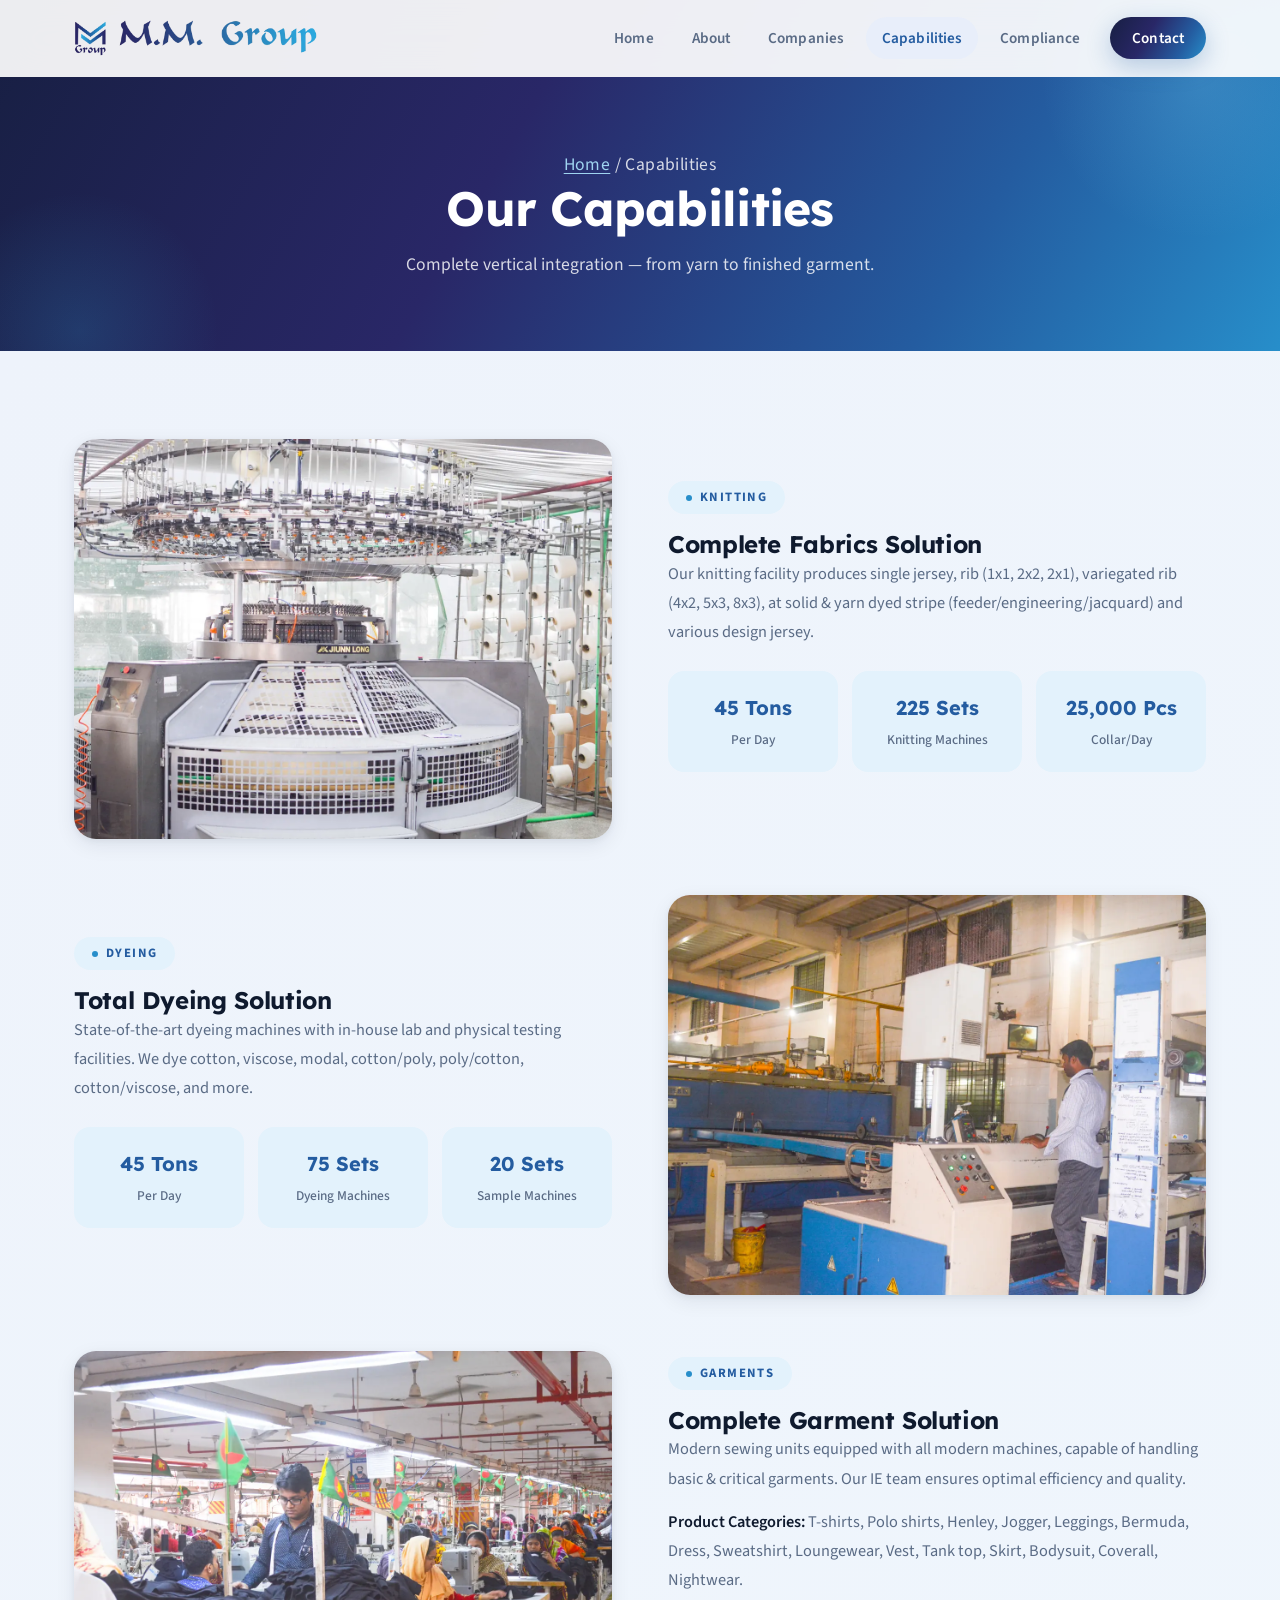
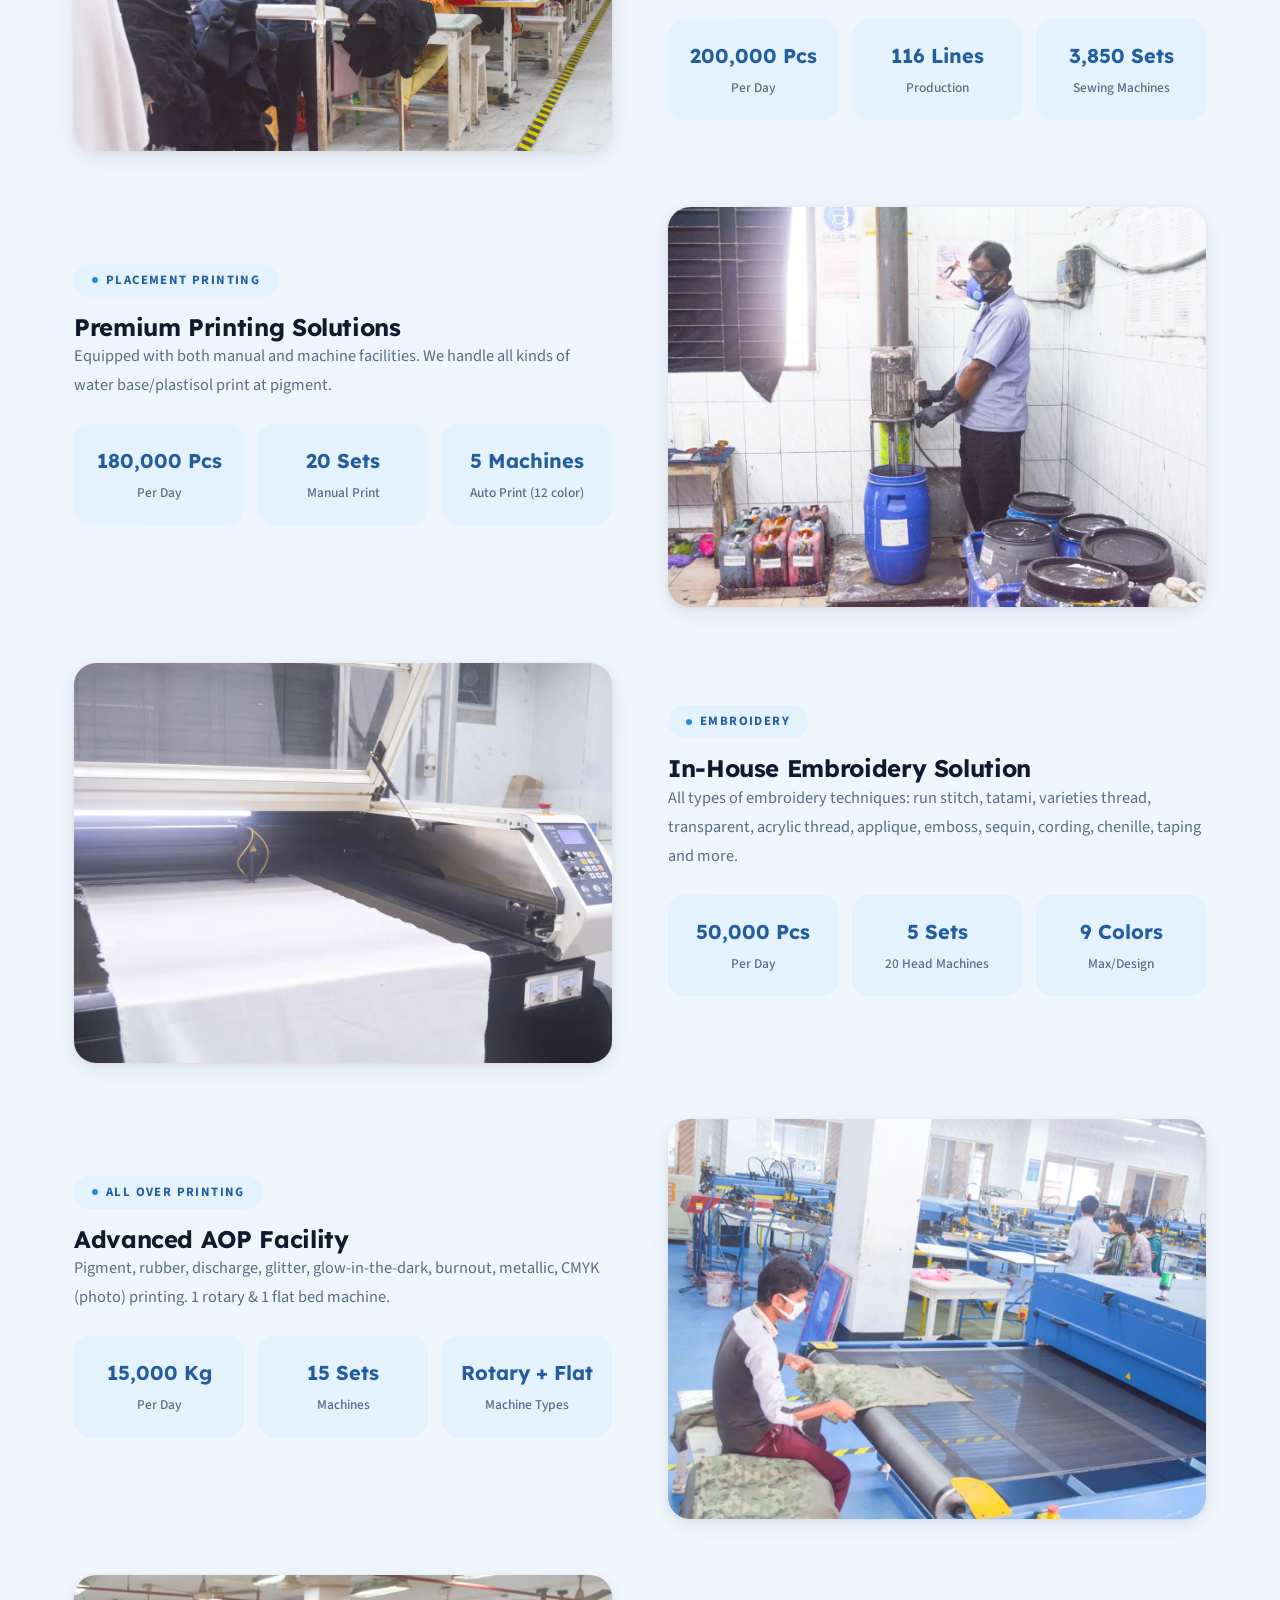
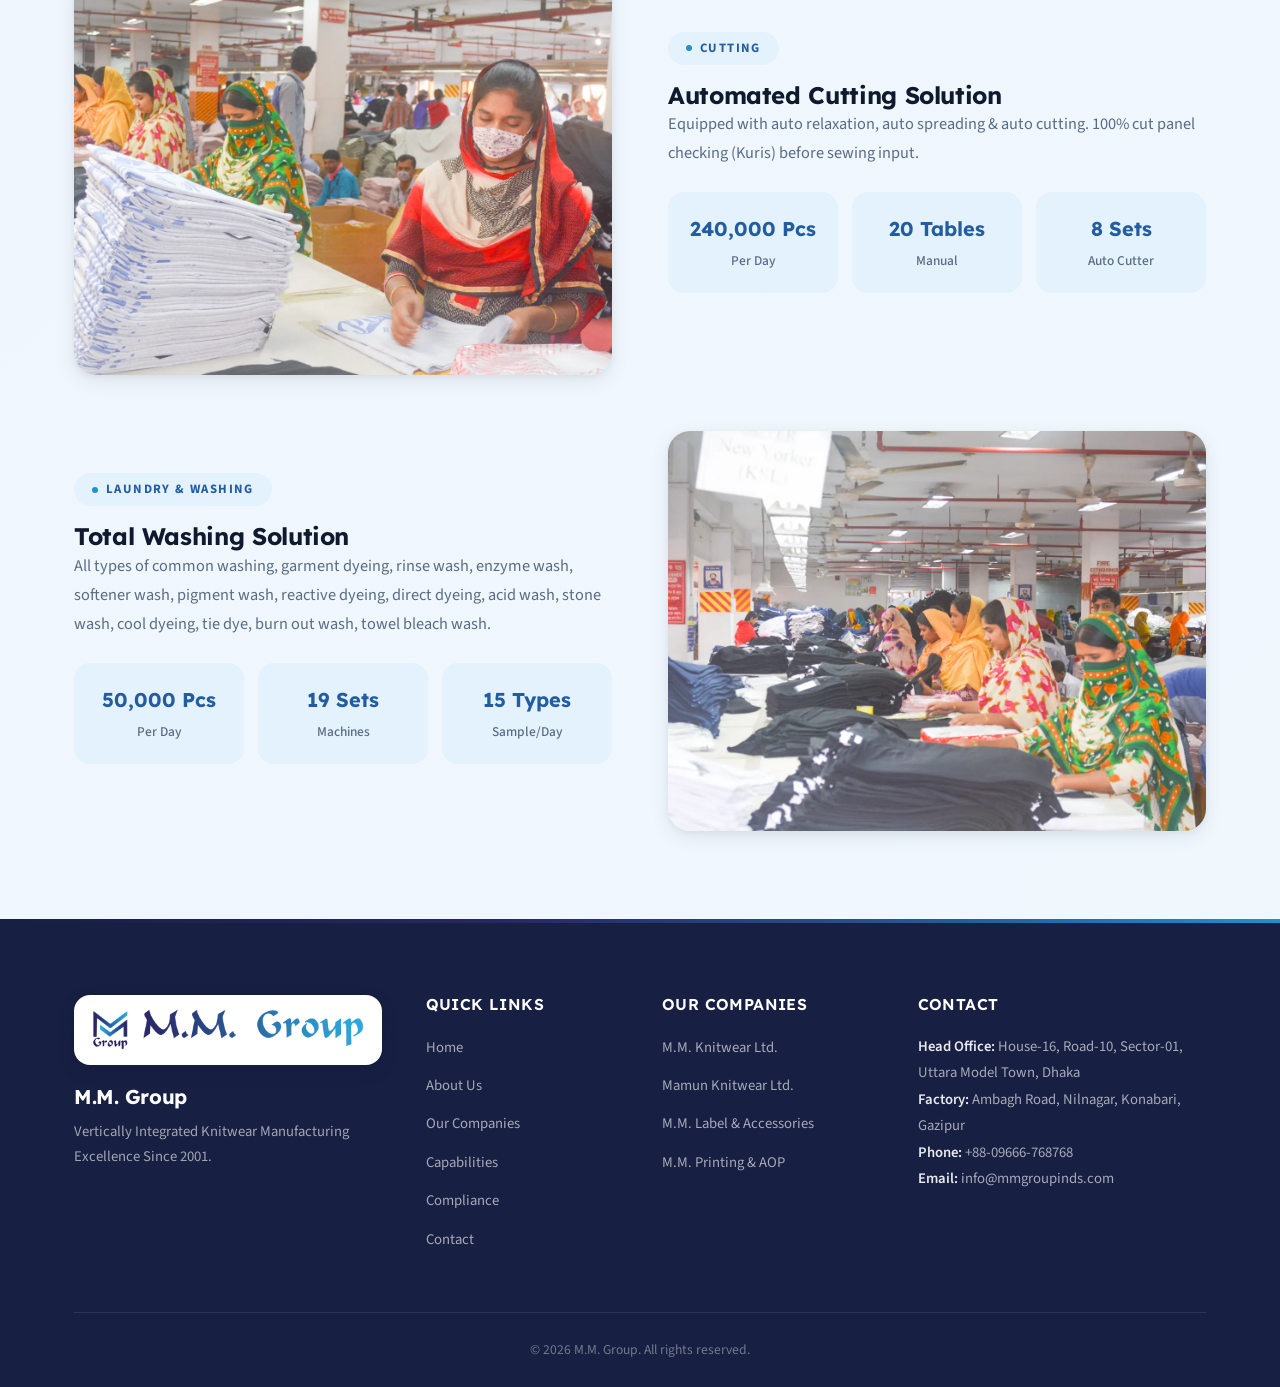
<file: capabilities.html>
<!DOCTYPE html>
<html lang="en">
<head>
<meta charset="UTF-8">
<meta name="viewport" content="width=device-width, initial-scale=1.0">
<title>Capabilities | Knitting, Dyeing, Printing, Garments | M.M. Group</title>
<meta name="description" content="M.M. Group's comprehensive manufacturing capabilities: knitting (45T/day), dyeing (45T/day), garments (200K pcs/day), printing, embroidery, washing & cutting.">
<meta name="robots" content="index, follow">
<link rel="canonical" href="https://www.mmgroupinds.com/capabilities.html">
<meta property="og:type" content="website">
<meta property="og:site_name" content="M.M. Group">
<meta property="og:title" content="Capabilities | Knitting, Dyeing, Printing, Garments | M.M. Group">
<meta property="og:description" content="M.M. Group's comprehensive manufacturing capabilities: knitting (45T/day), dyeing (45T/day), garments (200K pcs/day), printing, embroidery, washing & cutting.">
<meta property="og:image" content="https://www.mmgroupinds.com/images/og-image.jpg">
<meta property="og:image:width" content="1200">
<meta property="og:image:height" content="630">
<meta property="og:url" content="https://www.mmgroupinds.com/capabilities.html">
<meta property="og:locale" content="en_US">
<meta name="twitter:card" content="summary_large_image">
<meta name="twitter:title" content="Capabilities | Knitting, Dyeing, Printing, Garments | M.M. Group">
<meta name="twitter:description" content="M.M. Group's comprehensive manufacturing capabilities: knitting, dyeing, garments, printing, embroidery, washing & cutting.">
<meta name="twitter:image" content="https://www.mmgroupinds.com/images/og-image.jpg">
<meta name="theme-color" content="#245CA0">
<link rel="icon" type="image/png" href="images/favicon.png">
<link rel="apple-touch-icon" href="images/apple-touch-icon.png">
<link rel="preconnect" href="https://fonts.googleapis.com">
<link rel="preconnect" href="https://fonts.gstatic.com" crossorigin>
<link href="https://fonts.googleapis.com/css2?family=Lexend:wght@400;500;600;700&family=Source+Sans+3:wght@400;500;600;700&display=swap" rel="stylesheet">
<link rel="stylesheet" href="css/style.css">
<script type="application/ld+json">
{
  "@context": "https://schema.org",
  "@type": "BreadcrumbList",
  "itemListElement": [
    {"@type": "ListItem", "position": 1, "name": "Home", "item": "https://www.mmgroupinds.com/"},
    {"@type": "ListItem", "position": 2, "name": "Capabilities", "item": "https://www.mmgroupinds.com/capabilities.html"}
  ]
}
</script>
</head>
<body>

<header class="header" id="header">
  <div class="container">
    <a href="index.html" class="logo" aria-label="M.M. Group — Home">
      <img src="images/logo.webp" alt="M.M. Group Logo" width="1600" height="237">
    </a>
    <nav class="nav" id="nav" aria-label="Main navigation">
      <ul>
        <li><a href="index.html">Home</a></li>
        <li><a href="about.html">About</a></li>
        <li><a href="companies.html">Companies</a></li>
        <li><a href="capabilities.html" class="active" aria-current="page">Capabilities</a></li>
        <li><a href="compliance.html">Compliance</a></li>
        <li><a href="contact.html" class="nav-cta">Contact</a></li>
      </ul>
    </nav>
    <button class="menu-toggle" id="menuToggle" aria-label="Toggle menu" aria-expanded="false" aria-controls="nav">
      <span></span><span></span><span></span>
    </button>
  </div>
</header>

<main id="main"><section class="page-hero">
  <div class="container">
    <p class="breadcrumb"><a href="index.html">Home</a> / Capabilities</p>
    <h1>Our Capabilities</h1>
    <p>Complete vertical integration &mdash; from yarn to finished garment.</p>
  </div>
</section>

<section class="page-section">
  <div class="container">

    <div class="capability-detail reveal">
      <div class="content-grid">
        <div class="content-image">
          <img src="images/knitting/DSC_0276.webp" alt="Knitting machines producing fabric" loading="lazy" width="1400" height="933">
        </div>
        <div class="content-text">
          <span class="section-tag">Knitting</span>
          <h2>Complete Fabrics Solution</h2>
          <p>Our knitting facility produces single jersey, rib (1x1, 2x2, 2x1), variegated rib (4x2, 5x3, 8x3), at solid &amp; yarn dyed stripe (feeder/engineering/jacquard) and various design jersey.</p>
          <div class="stats-row">
            <div class="stat-box"><strong>45 Tons</strong><span>Per Day</span></div>
            <div class="stat-box"><strong>225 Sets</strong><span>Knitting Machines</span></div>
            <div class="stat-box"><strong>25,000 Pcs</strong><span>Collar/Day</span></div>
          </div>
        </div>
      </div>
    </div>

    <div class="capability-detail reveal">
      <div class="content-grid reverse">
        <div class="content-image">
          <img src="images/dyeing/DSC_0189.webp" alt="Dyeing machines at M.M. Group" loading="lazy" width="1400" height="933">
        </div>
        <div class="content-text">
          <span class="section-tag">Dyeing</span>
          <h2>Total Dyeing Solution</h2>
          <p>State-of-the-art dyeing machines with in-house lab and physical testing facilities. We dye cotton, viscose, modal, cotton/poly, poly/cotton, cotton/viscose, and more.</p>
          <div class="stats-row">
            <div class="stat-box"><strong>45 Tons</strong><span>Per Day</span></div>
            <div class="stat-box"><strong>75 Sets</strong><span>Dyeing Machines</span></div>
            <div class="stat-box"><strong>20 Sets</strong><span>Sample Machines</span></div>
          </div>
        </div>
      </div>
    </div>

    <div class="capability-detail reveal">
      <div class="content-grid">
        <div class="content-image">
          <img src="images/garments/DSC_0059.webp" alt="Garment sewing production line" loading="lazy" width="1400" height="933">
        </div>
        <div class="content-text">
          <span class="section-tag">Garments</span>
          <h2>Complete Garment Solution</h2>
          <p>Modern sewing units equipped with all modern machines, capable of handling basic &amp; critical garments. Our IE team ensures optimal efficiency and quality.</p>
          <p><strong>Product Categories:</strong> T-shirts, Polo shirts, Henley, Jogger, Leggings, Bermuda, Dress, Sweatshirt, Loungewear, Vest, Tank top, Skirt, Bodysuit, Coverall, Nightwear.</p>
          <div class="stats-row">
            <div class="stat-box"><strong>200,000 Pcs</strong><span>Per Day</span></div>
            <div class="stat-box"><strong>116 Lines</strong><span>Production</span></div>
            <div class="stat-box"><strong>3,850 Sets</strong><span>Sewing Machines</span></div>
          </div>
        </div>
      </div>
    </div>

    <div class="capability-detail reveal">
      <div class="content-grid reverse">
        <div class="content-image">
          <img src="images/printing/DSC_0092.webp" alt="Placement printing facility" loading="lazy" width="1400" height="933">
        </div>
        <div class="content-text">
          <span class="section-tag">Placement Printing</span>
          <h2>Premium Printing Solutions</h2>
          <p>Equipped with both manual and machine facilities. We handle all kinds of water base/plastisol print at pigment.</p>
          <div class="stats-row">
            <div class="stat-box"><strong>180,000 Pcs</strong><span>Per Day</span></div>
            <div class="stat-box"><strong>20 Sets</strong><span>Manual Print</span></div>
            <div class="stat-box"><strong>5 Machines</strong><span>Auto Print (12 color)</span></div>
          </div>
        </div>
      </div>
    </div>

    <div class="capability-detail reveal">
      <div class="content-grid">
        <div class="content-image">
          <img src="images/embroidery/DSC_0244.webp" alt="Embroidery machines in operation" loading="lazy" width="1400" height="933">
        </div>
        <div class="content-text">
          <span class="section-tag">Embroidery</span>
          <h2>In-House Embroidery Solution</h2>
          <p>All types of embroidery techniques: run stitch, tatami, varieties thread, transparent, acrylic thread, applique, emboss, sequin, cording, chenille, taping and more.</p>
          <div class="stats-row">
            <div class="stat-box"><strong>50,000 Pcs</strong><span>Per Day</span></div>
            <div class="stat-box"><strong>5 Sets</strong><span>20 Head Machines</span></div>
            <div class="stat-box"><strong>9 Colors</strong><span>Max/Design</span></div>
          </div>
        </div>
      </div>
    </div>

    <div class="capability-detail reveal">
      <div class="content-grid reverse">
        <div class="content-image">
          <img src="images/printing/DSC_0206.webp" alt="All over printing machines" loading="lazy" width="1400" height="933">
        </div>
        <div class="content-text">
          <span class="section-tag">All Over Printing</span>
          <h2>Advanced AOP Facility</h2>
          <p>Pigment, rubber, discharge, glitter, glow-in-the-dark, burnout, metallic, CMYK (photo) printing. 1 rotary &amp; 1 flat bed machine.</p>
          <div class="stats-row">
            <div class="stat-box"><strong>15,000 Kg</strong><span>Per Day</span></div>
            <div class="stat-box"><strong>15 Sets</strong><span>Machines</span></div>
            <div class="stat-box"><strong>Rotary + Flat</strong><span>Machine Types</span></div>
          </div>
        </div>
      </div>
    </div>

    <div class="capability-detail reveal">
      <div class="content-grid">
        <div class="content-image">
          <img src="images/garments/DSC_0067.webp" alt="Cutting facility with fabric layers" loading="lazy" width="1400" height="933">
        </div>
        <div class="content-text">
          <span class="section-tag">Cutting</span>
          <h2>Automated Cutting Solution</h2>
          <p>Equipped with auto relaxation, auto spreading &amp; auto cutting. 100% cut panel checking (Kuris) before sewing input.</p>
          <div class="stats-row">
            <div class="stat-box"><strong>240,000 Pcs</strong><span>Per Day</span></div>
            <div class="stat-box"><strong>20 Tables</strong><span>Manual</span></div>
            <div class="stat-box"><strong>8 Sets</strong><span>Auto Cutter</span></div>
          </div>
        </div>
      </div>
    </div>

    <div class="capability-detail reveal">
      <div class="content-grid reverse">
        <div class="content-image">
          <img src="images/garments/DSC_0068.webp" alt="Washing and laundry facility" loading="lazy" width="1400" height="933">
        </div>
        <div class="content-text">
          <span class="section-tag">Laundry &amp; Washing</span>
          <h2>Total Washing Solution</h2>
          <p>All types of common washing, garment dyeing, rinse wash, enzyme wash, softener wash, pigment wash, reactive dyeing, direct dyeing, acid wash, stone wash, cool dyeing, tie dye, burn out wash, towel bleach wash.</p>
          <div class="stats-row">
            <div class="stat-box"><strong>50,000 Pcs</strong><span>Per Day</span></div>
            <div class="stat-box"><strong>19 Sets</strong><span>Machines</span></div>
            <div class="stat-box"><strong>15 Types</strong><span>Sample/Day</span></div>
          </div>
        </div>
      </div>
    </div>

  </div>
</section>

</main>
<footer class="footer">
  <div class="container">
    <div class="footer-grid">
      <div class="footer-brand">
        <div class="footer-logo-box"><img src="images/logo.webp" alt="M.M. Group" width="1600" height="237"></div>
        <h3>M.M. Group</h3>
        <p>Vertically Integrated Knitwear Manufacturing Excellence Since 2001.</p>
      </div>
      <div class="footer-links">
        <h4>Quick Links</h4>
        <ul>
          <li><a href="index.html">Home</a></li>
          <li><a href="about.html">About Us</a></li>
          <li><a href="companies.html">Our Companies</a></li>
          <li><a href="capabilities.html">Capabilities</a></li>
          <li><a href="compliance.html">Compliance</a></li>
          <li><a href="contact.html">Contact</a></li>
        </ul>
      </div>
      <div class="footer-links">
        <h4>Our Companies</h4>
        <ul>
          <li><a href="companies.html">M.M. Knitwear Ltd.</a></li>
          <li><a href="companies.html">Mamun Knitwear Ltd.</a></li>
          <li><a href="companies.html">M.M. Label &amp; Accessories</a></li>
          <li><a href="companies.html">M.M. Printing &amp; AOP</a></li>
        </ul>
      </div>
      <div class="footer-contact">
        <h4>Contact</h4>
        <p><strong>Head Office:</strong> House-16, Road-10, Sector-01, Uttara Model Town, Dhaka</p>
        <p><strong>Factory:</strong> Ambagh Road, Nilnagar, Konabari, Gazipur</p>
        <p><strong>Phone:</strong> +88-09666-768768</p>
        <p><strong>Email:</strong> info@mmgroupinds.com</p>
      </div>
    </div>
    <div class="footer-bottom">
      <p>&copy; 2026 M.M. Group. All rights reserved.</p>
    </div>
  </div>
</footer>

<script src="js/main.js"></script>
</body>
</html>
</file>
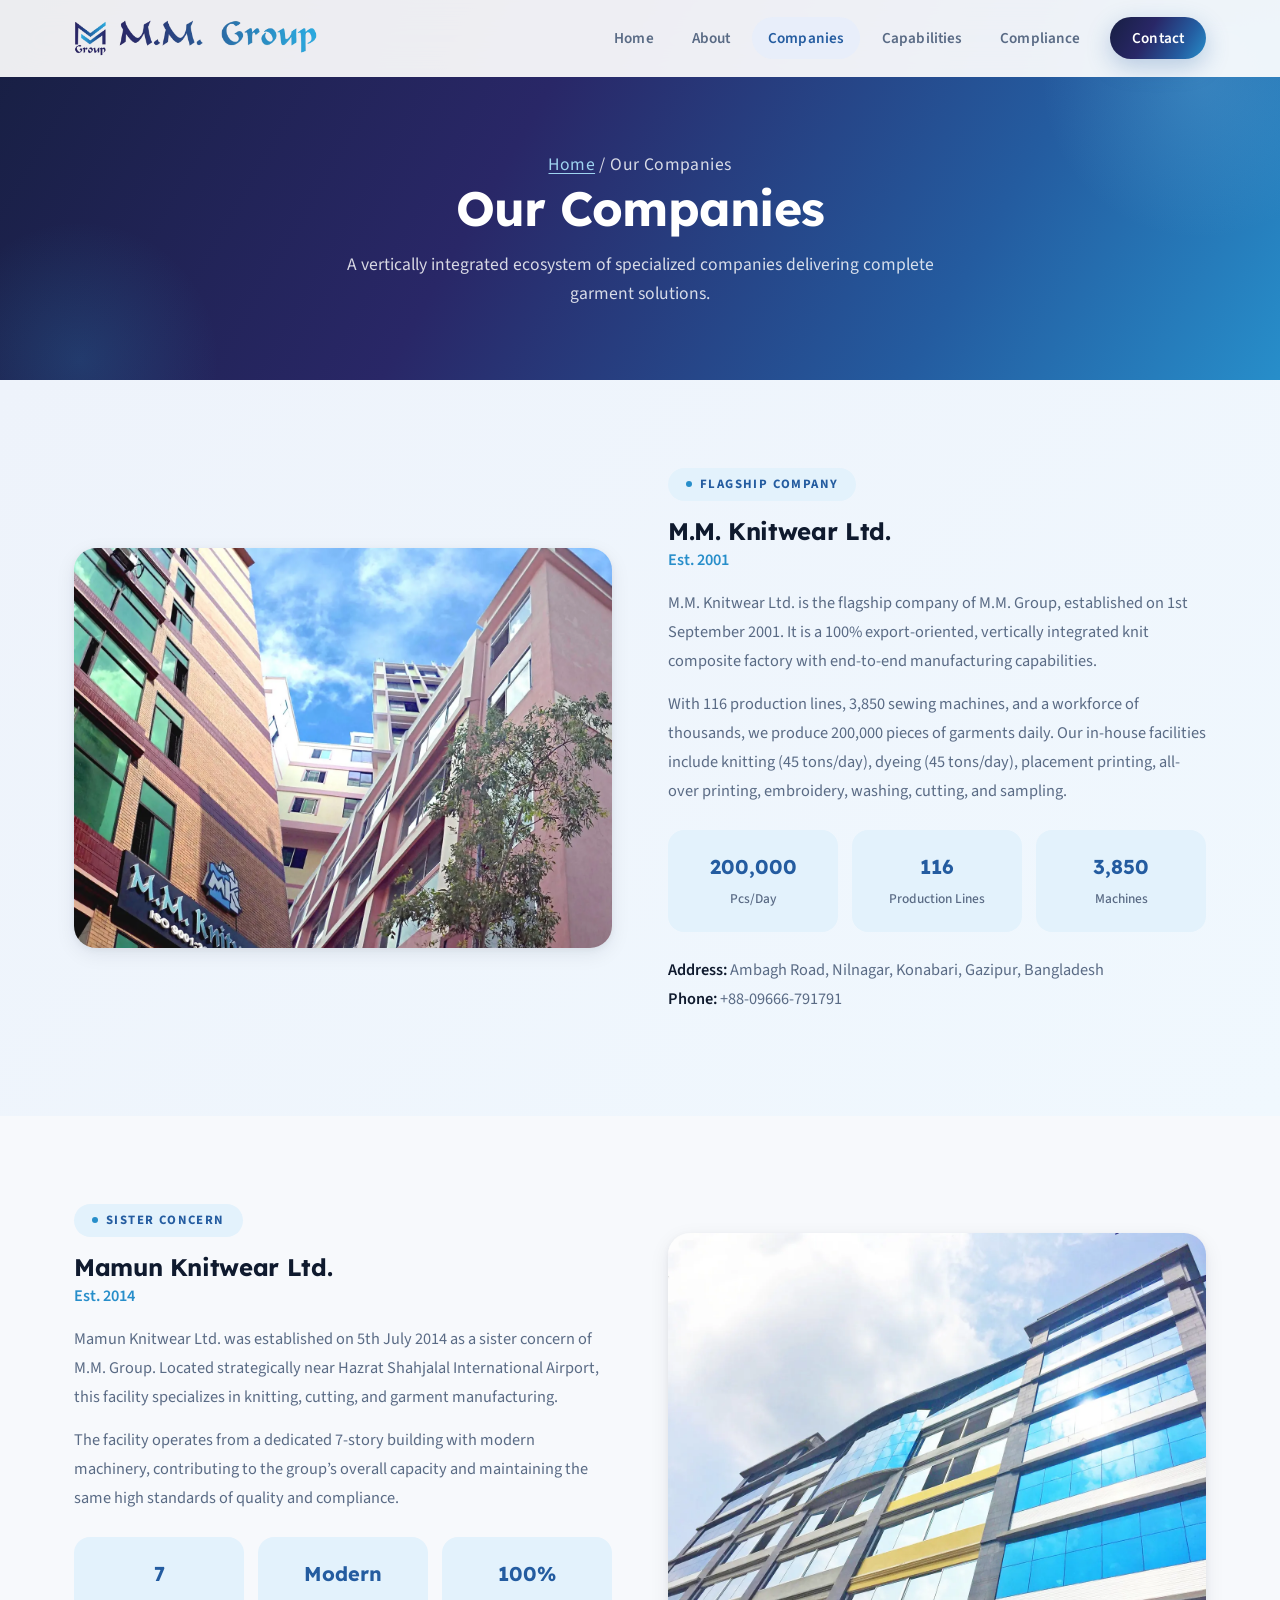
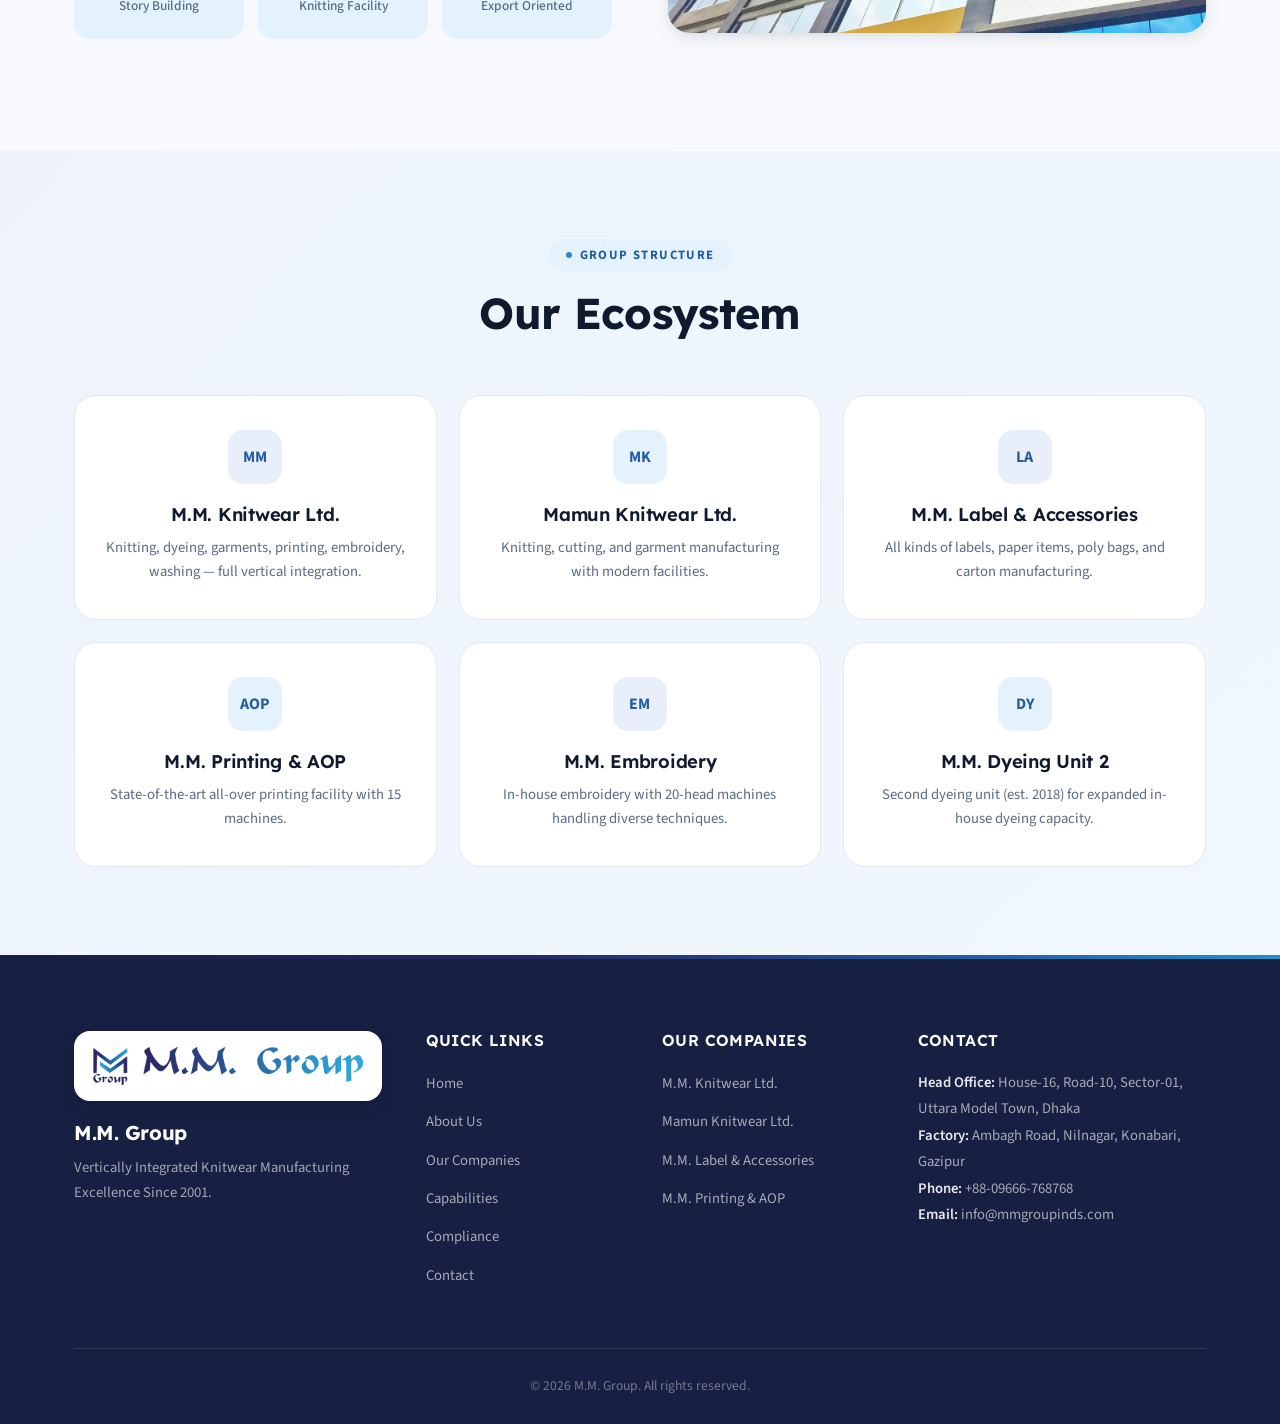
<file: companies.html>
<!DOCTYPE html>
<html lang="en">
<head>
<meta charset="UTF-8">
<meta name="viewport" content="width=device-width, initial-scale=1.0">
<title>Our Companies | M.M. Knitwear &amp; Mamun Knitwear | M.M. Group</title>
<meta name="description" content="M.M. Group encompasses M.M. Knitwear Ltd. (est. 2001) and Mamun Knitwear Ltd. (est. 2014) - Bangladesh's premier knitwear manufacturing companies.">
<meta name="robots" content="index, follow">
<link rel="canonical" href="https://www.mmgroupinds.com/companies.html">
<meta property="og:type" content="website">
<meta property="og:site_name" content="M.M. Group">
<meta property="og:title" content="Our Companies | M.M. Knitwear &amp; Mamun Knitwear | M.M. Group">
<meta property="og:description" content="M.M. Group encompasses M.M. Knitwear Ltd. (est. 2001) and Mamun Knitwear Ltd. (est. 2014) - Bangladesh's premier knitwear manufacturing companies.">
<meta property="og:image" content="https://www.mmgroupinds.com/images/og-image.jpg">
<meta property="og:image:width" content="1200">
<meta property="og:image:height" content="630">
<meta property="og:url" content="https://www.mmgroupinds.com/companies.html">
<meta property="og:locale" content="en_US">
<meta name="twitter:card" content="summary_large_image">
<meta name="twitter:title" content="Our Companies | M.M. Knitwear &amp; Mamun Knitwear | M.M. Group">
<meta name="twitter:description" content="M.M. Group encompasses M.M. Knitwear Ltd. and Mamun Knitwear Ltd. - Bangladesh's premier knitwear manufacturing companies.">
<meta name="twitter:image" content="https://www.mmgroupinds.com/images/og-image.jpg">
<meta name="theme-color" content="#245CA0">
<link rel="icon" type="image/png" href="images/favicon.png">
<link rel="apple-touch-icon" href="images/apple-touch-icon.png">
<link rel="preconnect" href="https://fonts.googleapis.com">
<link rel="preconnect" href="https://fonts.gstatic.com" crossorigin>
<link href="https://fonts.googleapis.com/css2?family=Lexend:wght@400;500;600;700&family=Source+Sans+3:wght@400;500;600;700&display=swap" rel="stylesheet">
<link rel="stylesheet" href="css/style.css">
<script type="application/ld+json">
{
  "@context": "https://schema.org",
  "@type": "BreadcrumbList",
  "itemListElement": [
    {"@type": "ListItem", "position": 1, "name": "Home", "item": "https://www.mmgroupinds.com/"},
    {"@type": "ListItem", "position": 2, "name": "Our Companies", "item": "https://www.mmgroupinds.com/companies.html"}
  ]
}
</script>
</head>
<body>

<header class="header" id="header">
  <div class="container">
    <a href="index.html" class="logo" aria-label="M.M. Group — Home">
      <img src="images/logo.webp" alt="M.M. Group Logo" width="1600" height="237">
    </a>
    <nav class="nav" id="nav" aria-label="Main navigation">
      <ul>
        <li><a href="index.html">Home</a></li>
        <li><a href="about.html">About</a></li>
        <li><a href="companies.html" class="active" aria-current="page">Companies</a></li>
        <li><a href="capabilities.html">Capabilities</a></li>
        <li><a href="compliance.html">Compliance</a></li>
        <li><a href="contact.html" class="nav-cta">Contact</a></li>
      </ul>
    </nav>
    <button class="menu-toggle" id="menuToggle" aria-label="Toggle menu" aria-expanded="false" aria-controls="nav">
      <span></span><span></span><span></span>
    </button>
  </div>
</header>

<main id="main"><section class="page-hero">
  <div class="container">
    <p class="breadcrumb"><a href="index.html">Home</a> / Our Companies</p>
    <h1>Our Companies</h1>
    <p>A vertically integrated ecosystem of specialized companies delivering complete garment solutions.</p>
  </div>
</section>

<section class="page-section">
  <div class="container">
    <div class="content-grid reveal">
      <div class="content-image">
        <img src="images/premises/mm-factory.webp" alt="M.M. Knitwear Ltd. factory" loading="lazy" width="1400" height="1400">
      </div>
      <div class="content-text">
        <span class="section-tag">Flagship Company</span>
        <h2>M.M. Knitwear Ltd.</h2>
        <p style="color:var(--accent);font-weight:600;">Est. 2001</p>
        <p>M.M. Knitwear Ltd. is the flagship company of M.M. Group, established on 1st September 2001. It is a 100% export-oriented, vertically integrated knit composite factory with end-to-end manufacturing capabilities.</p>
        <p>With 116 production lines, 3,850 sewing machines, and a workforce of thousands, we produce 200,000 pieces of garments daily. Our in-house facilities include knitting (45 tons/day), dyeing (45 tons/day), placement printing, all-over printing, embroidery, washing, cutting, and sampling.</p>
        <div class="stats-row">
          <div class="stat-box"><strong>200,000</strong><span>Pcs/Day</span></div>
          <div class="stat-box"><strong>116</strong><span>Production Lines</span></div>
          <div class="stat-box"><strong>3,850</strong><span>Machines</span></div>
        </div>
        <p><strong>Address:</strong> Ambagh Road, Nilnagar, Konabari, Gazipur, Bangladesh<br>
        <strong>Phone:</strong> +88-09666-791791</p>
      </div>
    </div>
  </div>
</section>

<section class="page-section">
  <div class="container">
    <div class="content-grid reveal reverse">
      <div class="content-image">
        <img src="images/premises/mamun-factory.webp" alt="Mamun Knitwear Ltd. facility" loading="lazy" width="1400" height="1064">
      </div>
      <div class="content-text">
        <span class="section-tag">Sister Concern</span>
        <h2>Mamun Knitwear Ltd.</h2>
        <p style="color:var(--accent);font-weight:600;">Est. 2014</p>
        <p>Mamun Knitwear Ltd. was established on 5th July 2014 as a sister concern of M.M. Group. Located strategically near Hazrat Shahjalal International Airport, this facility specializes in knitting, cutting, and garment manufacturing.</p>
        <p>The facility operates from a dedicated 7-story building with modern machinery, contributing to the group&rsquo;s overall capacity and maintaining the same high standards of quality and compliance.</p>
        <div class="stats-row">
          <div class="stat-box"><strong>7</strong><span>Story Building</span></div>
          <div class="stat-box"><strong>Modern</strong><span>Knitting Facility</span></div>
          <div class="stat-box"><strong>100%</strong><span>Export Oriented</span></div>
        </div>
      </div>
    </div>
  </div>
</section>

<section class="page-section">
  <div class="container">
    <div class="section-header reveal">
      <span class="section-tag">Group Structure</span>
      <h2>Our Ecosystem</h2>
    </div>
    <div class="caps-grid reveal">
      <div class="cap-card">
        <div class="cap-icon" style="background:var(--primary-light);color:var(--blue);font-weight:700;">MM</div>
        <h3>M.M. Knitwear Ltd.</h3>
        <p>Knitting, dyeing, garments, printing, embroidery, washing &mdash; full vertical integration.</p>
      </div>
      <div class="cap-card">
        <div class="cap-icon" style="background:var(--accent-light);color:var(--blue);font-weight:700;">MK</div>
        <h3>Mamun Knitwear Ltd.</h3>
        <p>Knitting, cutting, and garment manufacturing with modern facilities.</p>
      </div>
      <div class="cap-card">
        <div class="cap-icon" style="background:var(--primary-light);color:var(--blue);font-weight:700;">LA</div>
        <h3>M.M. Label &amp; Accessories</h3>
        <p>All kinds of labels, paper items, poly bags, and carton manufacturing.</p>
      </div>
      <div class="cap-card">
        <div class="cap-icon" style="background:var(--accent-light);color:var(--blue);font-weight:700;">AOP</div>
        <h3>M.M. Printing &amp; AOP</h3>
        <p>State-of-the-art all-over printing facility with 15 machines.</p>
      </div>
      <div class="cap-card">
        <div class="cap-icon" style="background:var(--primary-light);color:var(--blue);font-weight:700;">EM</div>
        <h3>M.M. Embroidery</h3>
        <p>In-house embroidery with 20-head machines handling diverse techniques.</p>
      </div>
      <div class="cap-card">
        <div class="cap-icon" style="background:var(--accent-light);color:var(--blue);font-weight:700;">DY</div>
        <h3>M.M. Dyeing Unit 2</h3>
        <p>Second dyeing unit (est. 2018) for expanded in-house dyeing capacity.</p>
      </div>
    </div>
  </div>
</section>

</main>
<footer class="footer">
  <div class="container">
    <div class="footer-grid">
      <div class="footer-brand">
        <div class="footer-logo-box"><img src="images/logo.webp" alt="M.M. Group" width="1600" height="237"></div>
        <h3>M.M. Group</h3>
        <p>Vertically Integrated Knitwear Manufacturing Excellence Since 2001.</p>
      </div>
      <div class="footer-links">
        <h4>Quick Links</h4>
        <ul>
          <li><a href="index.html">Home</a></li>
          <li><a href="about.html">About Us</a></li>
          <li><a href="companies.html">Our Companies</a></li>
          <li><a href="capabilities.html">Capabilities</a></li>
          <li><a href="compliance.html">Compliance</a></li>
          <li><a href="contact.html">Contact</a></li>
        </ul>
      </div>
      <div class="footer-links">
        <h4>Our Companies</h4>
        <ul>
          <li><a href="companies.html">M.M. Knitwear Ltd.</a></li>
          <li><a href="companies.html">Mamun Knitwear Ltd.</a></li>
          <li><a href="companies.html">M.M. Label &amp; Accessories</a></li>
          <li><a href="companies.html">M.M. Printing &amp; AOP</a></li>
        </ul>
      </div>
      <div class="footer-contact">
        <h4>Contact</h4>
        <p><strong>Head Office:</strong> House-16, Road-10, Sector-01, Uttara Model Town, Dhaka</p>
        <p><strong>Factory:</strong> Ambagh Road, Nilnagar, Konabari, Gazipur</p>
        <p><strong>Phone:</strong> +88-09666-768768</p>
        <p><strong>Email:</strong> info@mmgroupinds.com</p>
      </div>
    </div>
    <div class="footer-bottom">
      <p>&copy; 2026 M.M. Group. All rights reserved.</p>
    </div>
  </div>
</footer>

<script src="js/main.js"></script>
</body>
</html>
</file>
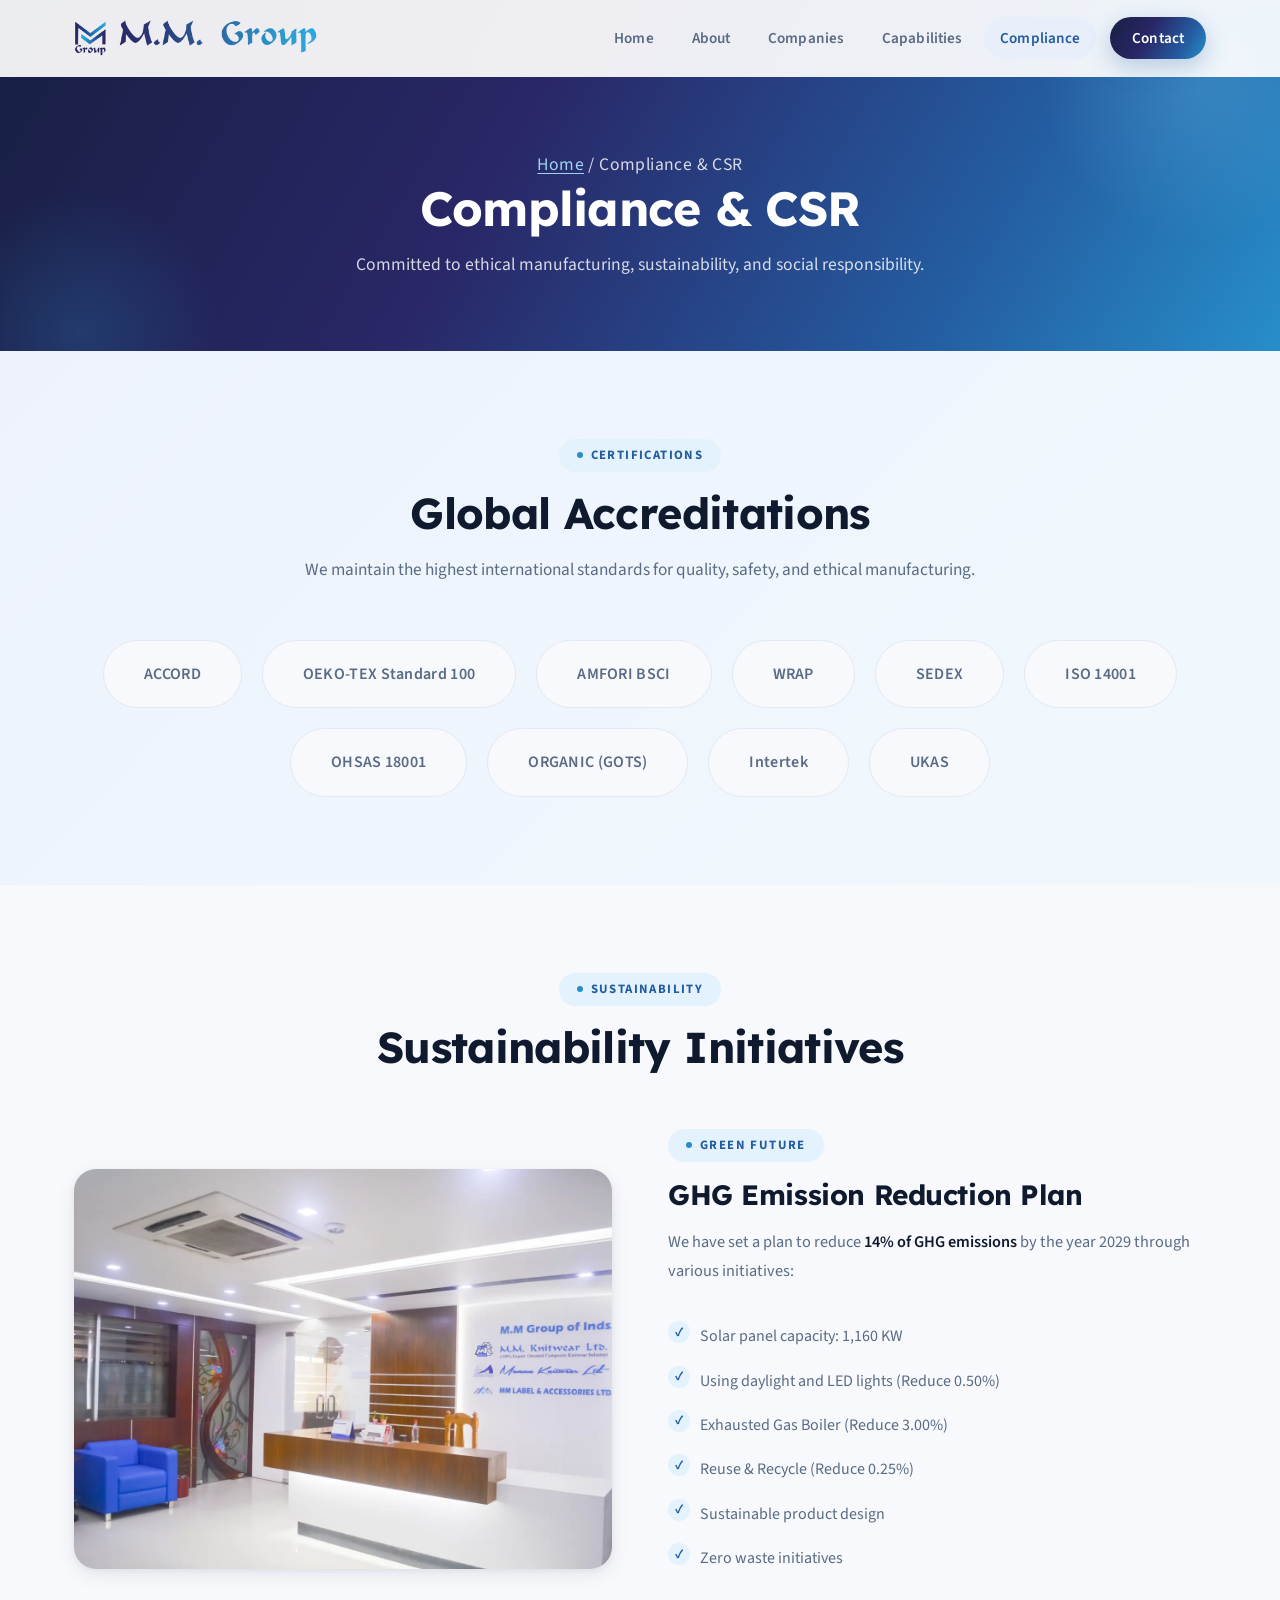
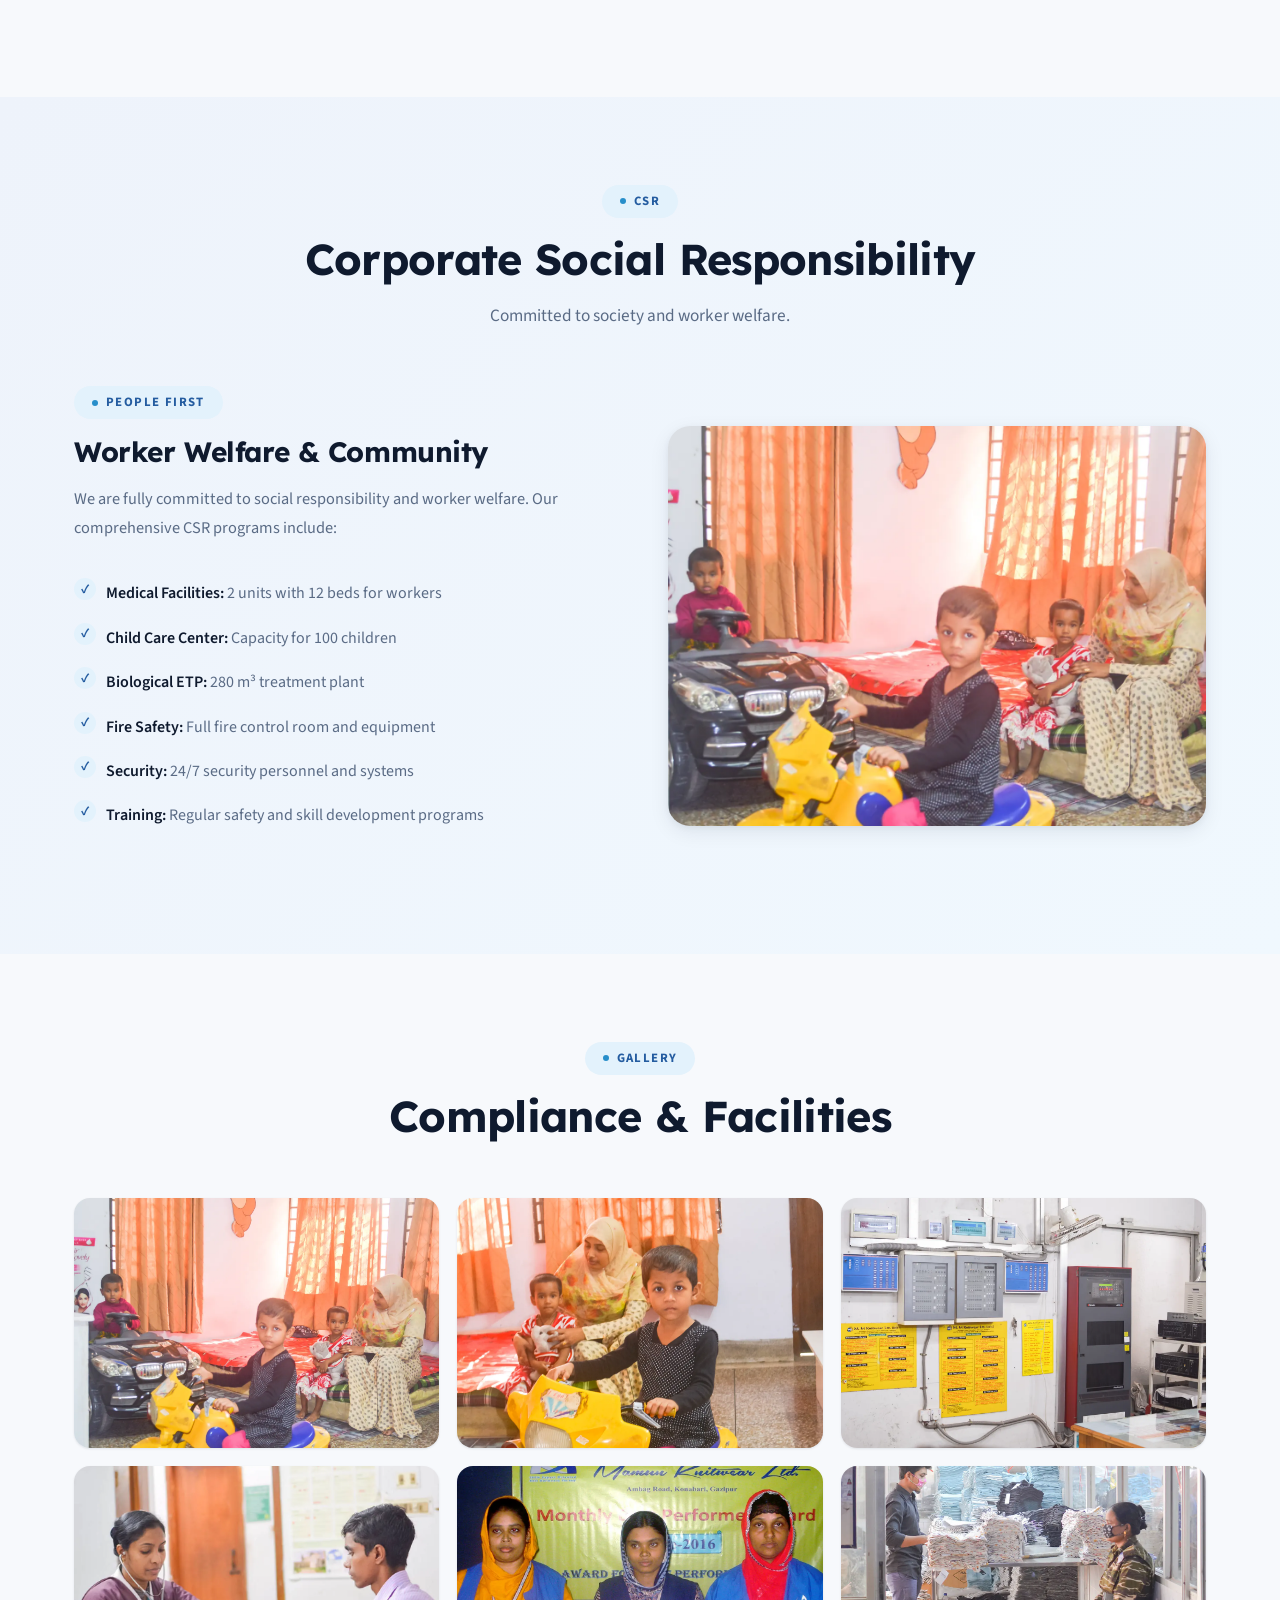
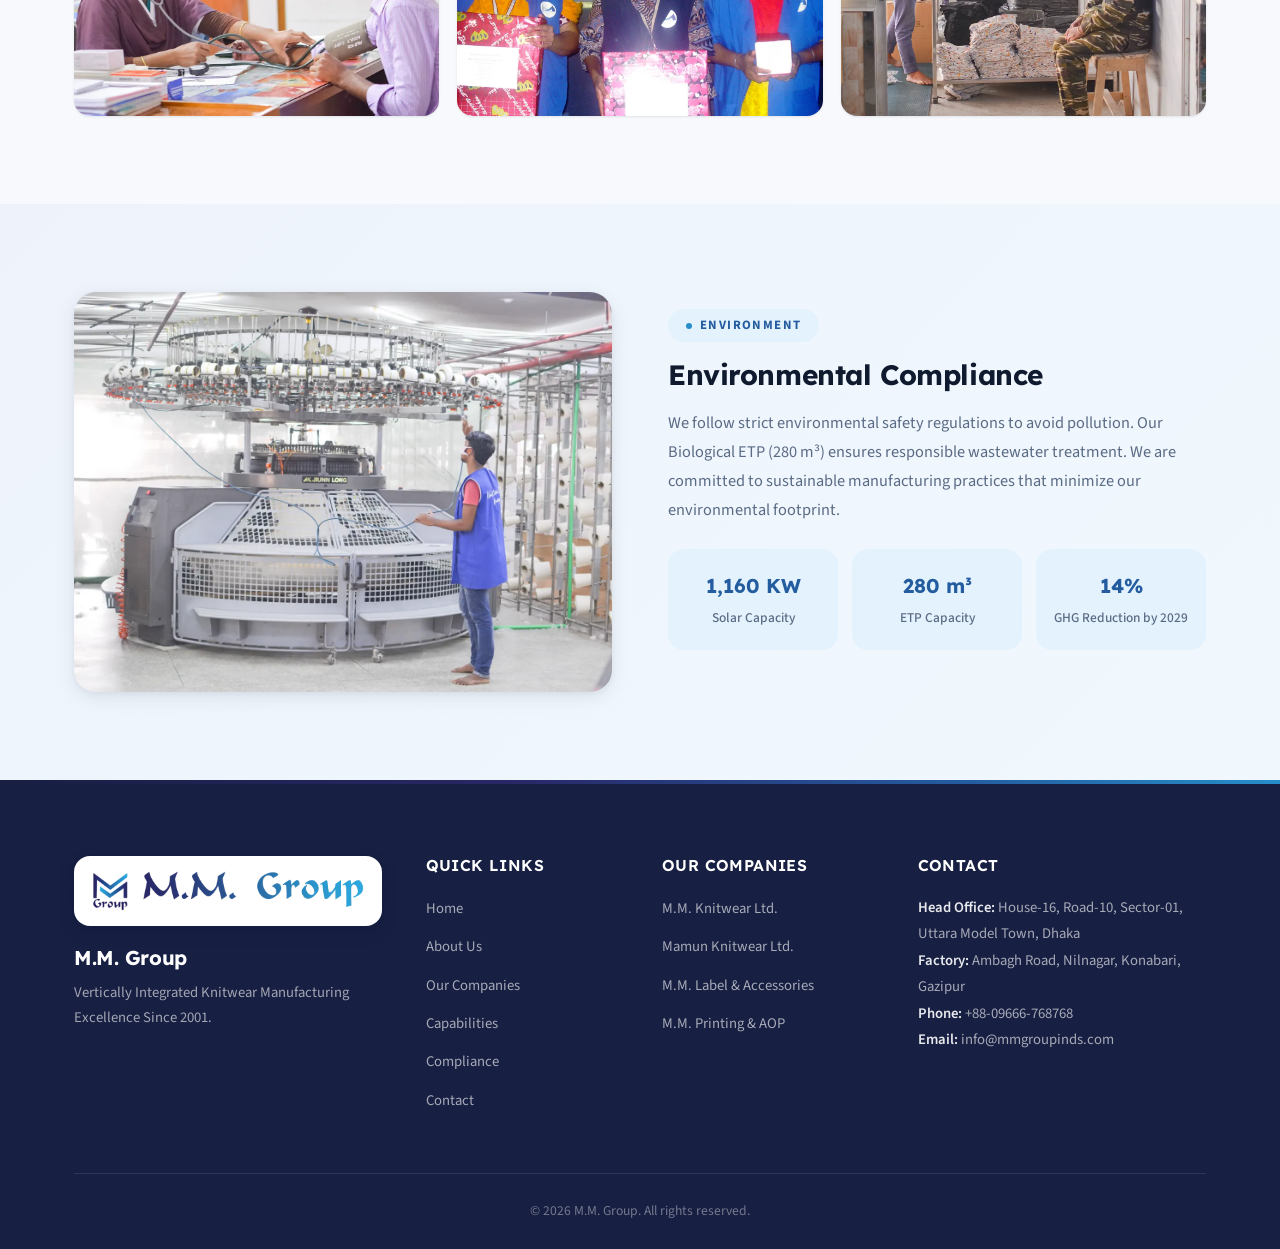
<file: compliance.html>
<!DOCTYPE html>
<html lang="en">
<head>
<meta charset="UTF-8">
<meta name="viewport" content="width=device-width, initial-scale=1.0">
<title>Compliance &amp; CSR | M.M. Group - Sustainability &amp; Social Responsibility</title>
<meta name="description" content="M.M. Group's commitment to compliance, sustainability, and corporate social responsibility. ACCORD, OEKO-TEX, WRAP, BSCI, SEDEX certified. Child care, medical & fire safety.">
<meta name="robots" content="index, follow">
<link rel="canonical" href="https://www.mmgroupinds.com/compliance.html">
<meta property="og:type" content="website">
<meta property="og:site_name" content="M.M. Group">
<meta property="og:title" content="Compliance &amp; CSR | M.M. Group - Sustainability &amp; Social Responsibility">
<meta property="og:description" content="M.M. Group's commitment to compliance, sustainability, and corporate social responsibility. ACCORD, OEKO-TEX, WRAP, BSCI, SEDEX certified. Child care, medical & fire safety.">
<meta property="og:image" content="https://www.mmgroupinds.com/images/og-image.jpg">
<meta property="og:image:width" content="1200">
<meta property="og:image:height" content="630">
<meta property="og:url" content="https://www.mmgroupinds.com/compliance.html">
<meta property="og:locale" content="en_US">
<meta name="twitter:card" content="summary_large_image">
<meta name="twitter:title" content="Compliance &amp; CSR | M.M. Group - Sustainability &amp; Social Responsibility">
<meta name="twitter:description" content="M.M. Group's commitment to compliance, sustainability, and corporate social responsibility.">
<meta name="twitter:image" content="https://www.mmgroupinds.com/images/og-image.jpg">
<meta name="theme-color" content="#245CA0">
<link rel="icon" type="image/png" href="images/favicon.png">
<link rel="apple-touch-icon" href="images/apple-touch-icon.png">
<link rel="preconnect" href="https://fonts.googleapis.com">
<link rel="preconnect" href="https://fonts.gstatic.com" crossorigin>
<link href="https://fonts.googleapis.com/css2?family=Lexend:wght@400;500;600;700&family=Source+Sans+3:wght@400;500;600;700&display=swap" rel="stylesheet">
<link rel="stylesheet" href="css/style.css">
<script type="application/ld+json">
{
  "@context": "https://schema.org",
  "@type": "BreadcrumbList",
  "itemListElement": [
    {"@type": "ListItem", "position": 1, "name": "Home", "item": "https://www.mmgroupinds.com/"},
    {"@type": "ListItem", "position": 2, "name": "Compliance & CSR", "item": "https://www.mmgroupinds.com/compliance.html"}
  ]
}
</script>
</head>
<body>

<header class="header" id="header">
  <div class="container">
    <a href="index.html" class="logo" aria-label="M.M. Group — Home">
      <img src="images/logo.webp" alt="M.M. Group Logo" width="1600" height="237">
    </a>
    <nav class="nav" id="nav" aria-label="Main navigation">
      <ul>
        <li><a href="index.html">Home</a></li>
        <li><a href="about.html">About</a></li>
        <li><a href="companies.html">Companies</a></li>
        <li><a href="capabilities.html">Capabilities</a></li>
        <li><a href="compliance.html" class="active" aria-current="page">Compliance</a></li>
        <li><a href="contact.html" class="nav-cta">Contact</a></li>
      </ul>
    </nav>
    <button class="menu-toggle" id="menuToggle" aria-label="Toggle menu" aria-expanded="false" aria-controls="nav">
      <span></span><span></span><span></span>
    </button>
  </div>
</header>

<main id="main"><section class="page-hero">
  <div class="container">
    <p class="breadcrumb"><a href="index.html">Home</a> / Compliance &amp; CSR</p>
    <h1>Compliance &amp; CSR</h1>
    <p>Committed to ethical manufacturing, sustainability, and social responsibility.</p>
  </div>
</section>

<section class="page-section">
  <div class="container">
    <div class="section-header reveal">
      <span class="section-tag">Certifications</span>
      <h2>Global Accreditations</h2>
      <p>We maintain the highest international standards for quality, safety, and ethical manufacturing.</p>
    </div>
    <div class="certs-grid reveal" style="gap:20px;">
      <div class="cert-item" style="padding:20px 40px;font-size:1rem;">ACCORD</div>
      <div class="cert-item" style="padding:20px 40px;font-size:1rem;">OEKO-TEX Standard 100</div>
      <div class="cert-item" style="padding:20px 40px;font-size:1rem;">AMFORI BSCI</div>
      <div class="cert-item" style="padding:20px 40px;font-size:1rem;">WRAP</div>
      <div class="cert-item" style="padding:20px 40px;font-size:1rem;">SEDEX</div>
      <div class="cert-item" style="padding:20px 40px;font-size:1rem;">ISO 14001</div>
      <div class="cert-item" style="padding:20px 40px;font-size:1rem;">OHSAS 18001</div>
      <div class="cert-item" style="padding:20px 40px;font-size:1rem;">ORGANIC (GOTS)</div>
      <div class="cert-item" style="padding:20px 40px;font-size:1rem;">Intertek</div>
      <div class="cert-item" style="padding:20px 40px;font-size:1rem;">UKAS</div>
    </div>
  </div>
</section>

<section class="page-section">
  <div class="container">
    <div class="section-header reveal">
      <span class="section-tag">Sustainability</span>
      <h2>Sustainability Initiatives</h2>
    </div>
    <div class="content-grid reveal">
      <div class="content-image">
        <img src="images/premises/DSC_0400.webp" alt="Solar panels at M.M. Group facility" loading="lazy" width="1400" height="933">
      </div>
      <div class="content-text">
        <span class="section-tag">Green Future</span>
        <h3>GHG Emission Reduction Plan</h3>
        <p>We have set a plan to reduce <strong>14% of GHG emissions</strong> by the year 2029 through various initiatives:</p>
        <ul class="check-list">
          <li>Solar panel capacity: 1,160 KW</li>
          <li>Using daylight and LED lights (Reduce 0.50%)</li>
          <li>Exhausted Gas Boiler (Reduce 3.00%)</li>
          <li>Reuse &amp; Recycle (Reduce 0.25%)</li>
          <li>Sustainable product design</li>
          <li>Zero waste initiatives</li>
        </ul>
      </div>
    </div>
  </div>
</section>

<section class="page-section">
  <div class="container">
    <div class="section-header reveal">
      <span class="section-tag">CSR</span>
      <h2>Corporate Social Responsibility</h2>
      <p>Committed to society and worker welfare.</p>
    </div>
    <div class="content-grid reveal">
      <div class="content-text">
        <span class="section-tag">People First</span>
        <h3>Worker Welfare &amp; Community</h3>
        <p>We are fully committed to social responsibility and worker welfare. Our comprehensive CSR programs include:</p>
        <ul class="check-list">
          <li><strong>Medical Facilities:</strong> 2 units with 12 beds for workers</li>
          <li><strong>Child Care Center:</strong> Capacity for 100 children</li>
          <li><strong>Biological ETP:</strong> 280 m&sup3; treatment plant</li>
          <li><strong>Fire Safety:</strong> Full fire control room and equipment</li>
          <li><strong>Security:</strong> 24/7 security personnel and systems</li>
          <li><strong>Training:</strong> Regular safety and skill development programs</li>
        </ul>
      </div>
      <div class="content-image">
        <img src="images/compliance/Child%20Care%20(1).webp" alt="Child care center for workers' children" loading="lazy" width="900" height="600">
      </div>
    </div>
  </div>
</section>

<section class="page-section">
  <div class="container">
    <div class="section-header reveal">
      <span class="section-tag">Gallery</span>
      <h2>Compliance &amp; Facilities</h2>
    </div>
    <div class="gallery-grid reveal">
      <div class="gallery-item"><img src="images/compliance/Child%20Care%20(1).webp" alt="Child care center" loading="lazy" width="900" height="600"></div>
      <div class="gallery-item"><img src="images/compliance/Child%20Care%20(2).webp" alt="Child care center activity" loading="lazy" width="600" height="900"></div>
      <div class="gallery-item"><img src="images/compliance/Fire%20Control%20Room.webp" alt="Fire control room" loading="lazy" width="900" height="600"></div>
      <div class="gallery-item"><img src="images/compliance/medical-1.webp" alt="Medical facility" loading="lazy" width="1046" height="801"></div>
      <div class="gallery-item"><img src="images/compliance/training-1.webp" alt="Worker training session" loading="lazy" width="1200" height="954"></div>
      <div class="gallery-item"><img src="images/compliance/security-1.webp" alt="Security personnel" loading="lazy" width="1200" height="1105"></div>
    </div>
  </div>
</section>

<section class="page-section">
  <div class="container">
    <div class="content-grid reveal">
      <div class="content-image">
        <img src="images/knitting/DSC_0280.webp" alt="Production quality check" loading="lazy" width="1400" height="933">
      </div>
      <div class="content-text">
        <span class="section-tag">Environment</span>
        <h3>Environmental Compliance</h3>
        <p>We follow strict environmental safety regulations to avoid pollution. Our Biological ETP (280 m&sup3;) ensures responsible wastewater treatment. We are committed to sustainable manufacturing practices that minimize our environmental footprint.</p>
        <div class="stats-row">
          <div class="stat-box"><strong>1,160 KW</strong><span>Solar Capacity</span></div>
          <div class="stat-box"><strong>280 m&sup3;</strong><span>ETP Capacity</span></div>
          <div class="stat-box"><strong>14%</strong><span>GHG Reduction by 2029</span></div>
        </div>
      </div>
    </div>
  </div>
</section>

</main>
<footer class="footer">
  <div class="container">
    <div class="footer-grid">
      <div class="footer-brand">
        <div class="footer-logo-box"><img src="images/logo.webp" alt="M.M. Group" width="1600" height="237"></div>
        <h3>M.M. Group</h3>
        <p>Vertically Integrated Knitwear Manufacturing Excellence Since 2001.</p>
      </div>
      <div class="footer-links">
        <h4>Quick Links</h4>
        <ul>
          <li><a href="index.html">Home</a></li>
          <li><a href="about.html">About Us</a></li>
          <li><a href="companies.html">Our Companies</a></li>
          <li><a href="capabilities.html">Capabilities</a></li>
          <li><a href="compliance.html">Compliance</a></li>
          <li><a href="contact.html">Contact</a></li>
        </ul>
      </div>
      <div class="footer-links">
        <h4>Our Companies</h4>
        <ul>
          <li><a href="companies.html">M.M. Knitwear Ltd.</a></li>
          <li><a href="companies.html">Mamun Knitwear Ltd.</a></li>
          <li><a href="companies.html">M.M. Label &amp; Accessories</a></li>
          <li><a href="companies.html">M.M. Printing &amp; AOP</a></li>
        </ul>
      </div>
      <div class="footer-contact">
        <h4>Contact</h4>
        <p><strong>Head Office:</strong> House-16, Road-10, Sector-01, Uttara Model Town, Dhaka</p>
        <p><strong>Factory:</strong> Ambagh Road, Nilnagar, Konabari, Gazipur</p>
        <p><strong>Phone:</strong> +88-09666-768768</p>
        <p><strong>Email:</strong> info@mmgroupinds.com</p>
      </div>
    </div>
    <div class="footer-bottom">
      <p>&copy; 2026 M.M. Group. All rights reserved.</p>
    </div>
  </div>
</footer>

<script src="js/main.js"></script>
</body>
</html>
</file>
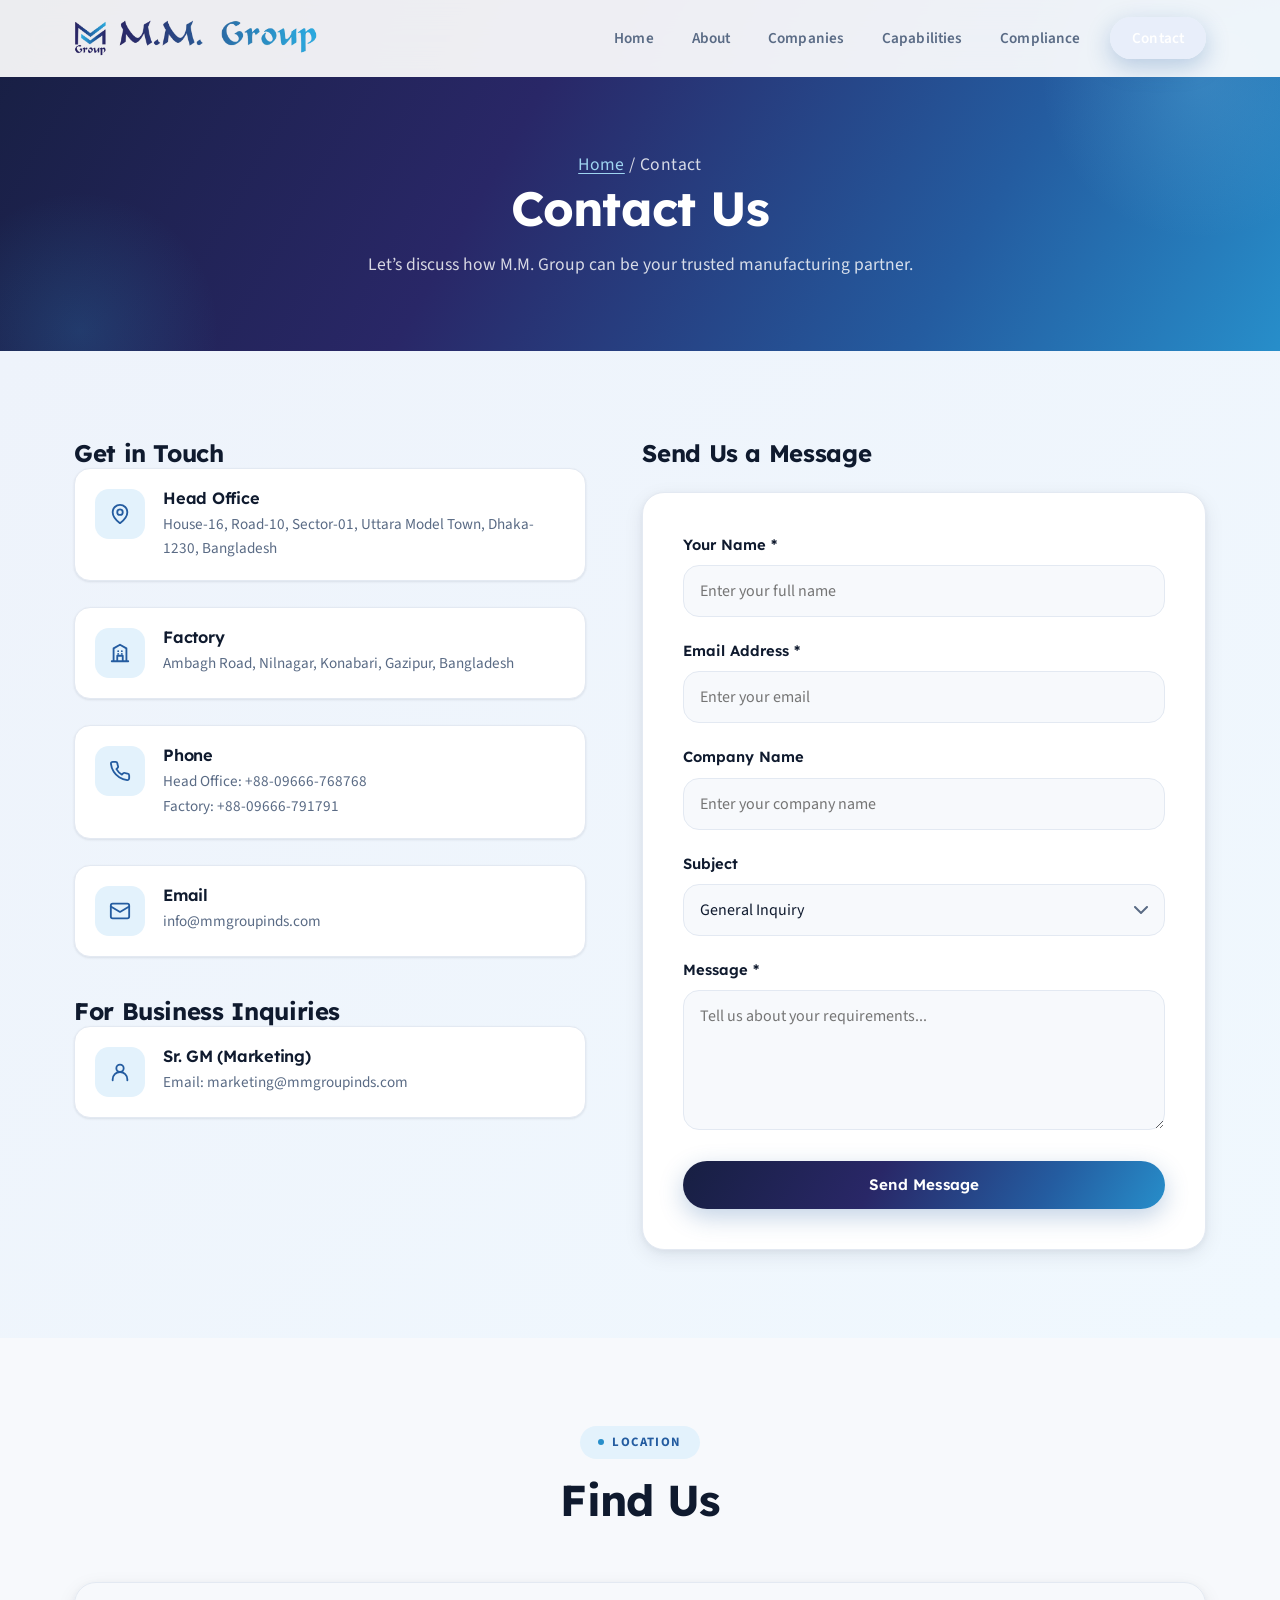
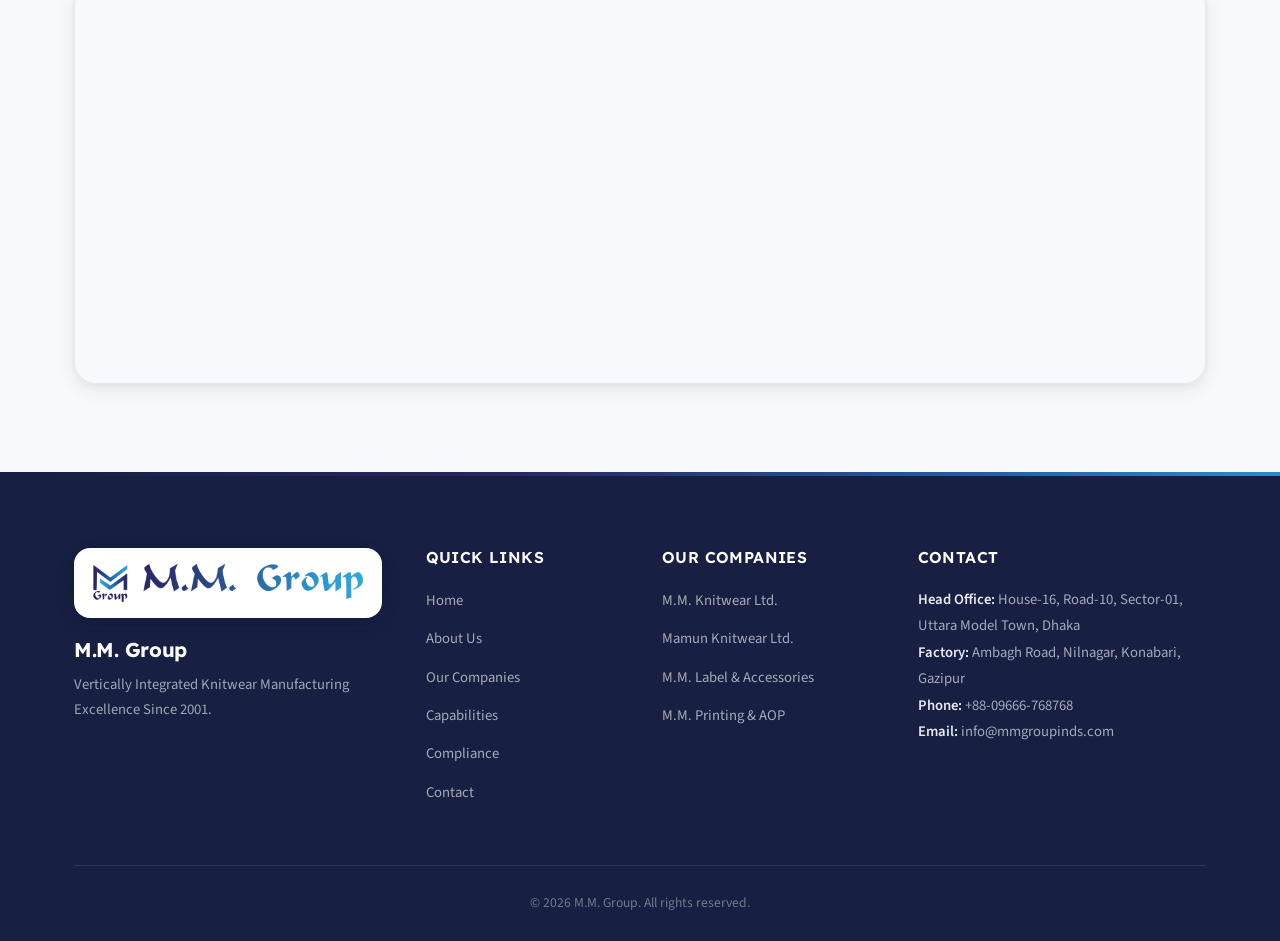
<file: contact.html>
<!DOCTYPE html>
<html lang="en">
<head>
<meta charset="UTF-8">
<meta name="viewport" content="width=device-width, initial-scale=1.0">
<title>Contact Us | M.M. Group - Get in Touch for Knitwear Manufacturing</title>
<meta name="description" content="Contact M.M. Group for premium knitwear manufacturing. Head Office: Uttara, Dhaka. Factory: Konabari, Gazipur. Call +88-09666-768768.">
<meta name="robots" content="index, follow">
<link rel="canonical" href="https://www.mmgroupinds.com/contact.html">
<meta property="og:type" content="website">
<meta property="og:site_name" content="M.M. Group">
<meta property="og:title" content="Contact Us | M.M. Group - Get in Touch for Knitwear Manufacturing">
<meta property="og:description" content="Contact M.M. Group for premium knitwear manufacturing. Head Office: Uttara, Dhaka. Factory: Konabari, Gazipur. Call +88-09666-768768.">
<meta property="og:image" content="https://www.mmgroupinds.com/images/og-image.jpg">
<meta property="og:image:width" content="1200">
<meta property="og:image:height" content="630">
<meta property="og:url" content="https://www.mmgroupinds.com/contact.html">
<meta property="og:locale" content="en_US">
<meta name="twitter:card" content="summary_large_image">
<meta name="twitter:title" content="Contact Us | M.M. Group - Get in Touch for Knitwear Manufacturing">
<meta name="twitter:description" content="Contact M.M. Group for premium knitwear manufacturing. Call +88-09666-768768.">
<meta name="twitter:image" content="https://www.mmgroupinds.com/images/og-image.jpg">
<meta name="theme-color" content="#245CA0">
<link rel="icon" type="image/png" href="images/favicon.png">
<link rel="apple-touch-icon" href="images/apple-touch-icon.png">
<link rel="preconnect" href="https://fonts.googleapis.com">
<link rel="preconnect" href="https://fonts.gstatic.com" crossorigin>
<link href="https://fonts.googleapis.com/css2?family=Lexend:wght@400;500;600;700&family=Source+Sans+3:wght@400;500;600;700&display=swap" rel="stylesheet">
<link rel="stylesheet" href="css/style.css">
<script type="application/ld+json">
{
  "@context": "https://schema.org",
  "@type": "BreadcrumbList",
  "itemListElement": [
    {"@type": "ListItem", "position": 1, "name": "Home", "item": "https://www.mmgroupinds.com/"},
    {"@type": "ListItem", "position": 2, "name": "Contact", "item": "https://www.mmgroupinds.com/contact.html"}
  ]
}
</script>
<script type="application/ld+json">
{
  "@context": "https://schema.org",
  "@type": "ContactPage",
  "name": "Contact M.M. Group",
  "url": "https://www.mmgroupinds.com/contact.html",
  "isPartOf": {"@type": "WebSite", "name": "M.M. Group", "url": "https://www.mmgroupinds.com/"}
}
</script>
</head>
<body>

<header class="header" id="header">
  <div class="container">
    <a href="index.html" class="logo" aria-label="M.M. Group — Home">
      <img src="images/logo.webp" alt="M.M. Group Logo" width="1600" height="237">
    </a>
    <nav class="nav" id="nav" aria-label="Main navigation">
      <ul>
        <li><a href="index.html">Home</a></li>
        <li><a href="about.html">About</a></li>
        <li><a href="companies.html">Companies</a></li>
        <li><a href="capabilities.html">Capabilities</a></li>
        <li><a href="compliance.html">Compliance</a></li>
        <li><a href="contact.html" class="active nav-cta" aria-current="page">Contact</a></li>
      </ul>
    </nav>
    <button class="menu-toggle" id="menuToggle" aria-label="Toggle menu" aria-expanded="false" aria-controls="nav">
      <span></span><span></span><span></span>
    </button>
  </div>
</header>

<main id="main"><section class="page-hero">
  <div class="container">
    <p class="breadcrumb"><a href="index.html">Home</a> / Contact</p>
    <h1>Contact Us</h1>
    <p>Let&rsquo;s discuss how M.M. Group can be your trusted manufacturing partner.</p>
  </div>
</section>

<section class="page-section">
  <div class="container">
    <div class="contact-grid reveal">
      <div class="contact-info">
        <h2>Get in Touch</h2>
        <div class="contact-detail">
          <div class="contact-icon" aria-hidden="true">
            <svg viewBox="0 0 24 24" width="22" height="22" fill="none" stroke="currentColor" stroke-width="2" stroke-linecap="round" stroke-linejoin="round"><path d="M20 10c0 6-8 12-8 12s-8-6-8-12a8 8 0 0 1 16 0Z"/><circle cx="12" cy="10" r="3"/></svg>
          </div>
          <div>
            <h4>Head Office</h4>
            <p>House-16, Road-10, Sector-01, Uttara Model Town, Dhaka-1230, Bangladesh</p>
          </div>
        </div>
        <div class="contact-detail">
          <div class="contact-icon" aria-hidden="true">
            <svg viewBox="0 0 24 24" width="22" height="22" fill="none" stroke="currentColor" stroke-width="2" stroke-linecap="round" stroke-linejoin="round"><path d="M3 21h18M5 21V7l7-4 7 4v14M9 21v-6h6v6"/><path d="M10 10h.01M14 10h.01M10 13h.01M14 13h.01"/></svg>
          </div>
          <div>
            <h4>Factory</h4>
            <p>Ambagh Road, Nilnagar, Konabari, Gazipur, Bangladesh</p>
          </div>
        </div>
        <div class="contact-detail">
          <div class="contact-icon" aria-hidden="true">
            <svg viewBox="0 0 24 24" width="22" height="22" fill="none" stroke="currentColor" stroke-width="2" stroke-linecap="round" stroke-linejoin="round"><path d="M22 16.92v3a2 2 0 0 1-2.18 2 19.79 19.79 0 0 1-8.63-3.07 19.5 19.5 0 0 1-6-6 19.79 19.79 0 0 1-3.07-8.67A2 2 0 0 1 4.11 2h3a2 2 0 0 1 2 1.72c.13.96.36 1.9.7 2.81a2 2 0 0 1-.45 2.11L8.09 9.91a16 16 0 0 0 6 6l1.27-1.27a2 2 0 0 1 2.11-.45c.91.34 1.85.57 2.81.7A2 2 0 0 1 22 16.92Z"/></svg>
          </div>
          <div>
            <h4>Phone</h4>
            <p>Head Office: +88-09666-768768<br>Factory: +88-09666-791791</p>
          </div>
        </div>
        <div class="contact-detail">
          <div class="contact-icon" aria-hidden="true">
            <svg viewBox="0 0 24 24" width="22" height="22" fill="none" stroke="currentColor" stroke-width="2" stroke-linecap="round" stroke-linejoin="round"><rect x="2" y="4" width="20" height="16" rx="2"/><path d="m22 7-10 6L2 7"/></svg>
          </div>
          <div>
            <h4>Email</h4>
            <p>info@mmgroupinds.com</p>
          </div>
        </div>

        <h2 style="margin-top:40px;">For Business Inquiries</h2>
        <div class="contact-detail">
          <div class="contact-icon" aria-hidden="true">
            <svg viewBox="0 0 24 24" width="22" height="22" fill="none" stroke="currentColor" stroke-width="2" stroke-linecap="round" stroke-linejoin="round"><circle cx="12" cy="8" r="4"/><path d="M4 21v-1a8 8 0 0 1 16 0v1"/></svg>
          </div>
          <div>
            <h4>Sr. GM (Marketing)</h4>
            <p>Email: marketing@mmgroupinds.com</p>
          </div>
        </div>
      </div>
      <div>
        <h2 style="margin-bottom:24px;">Send Us a Message</h2>
        <div class="form-card">
          <form id="contactForm" novalidate>
            <div class="form-group">
              <label for="name">Your Name *</label>
              <input type="text" id="name" required autocomplete="name" placeholder="Enter your full name">
            </div>
            <div class="form-group">
              <label for="email">Email Address *</label>
              <input type="email" id="email" required autocomplete="email" placeholder="Enter your email">
            </div>
            <div class="form-group">
              <label for="company">Company Name</label>
              <input type="text" id="company" autocomplete="organization" placeholder="Enter your company name">
            </div>
            <div class="form-group">
              <label for="subject">Subject</label>
              <select id="subject">
                <option>General Inquiry</option>
                <option>Partnership Opportunity</option>
                <option>Product Information</option>
                <option>Order / Quote Request</option>
                <option>Compliance / Audit</option>
                <option>Career</option>
              </select>
            </div>
            <div class="form-group">
              <label for="message">Message *</label>
              <textarea id="message" required placeholder="Tell us about your requirements..."></textarea>
            </div>
            <button type="submit" class="btn btn-primary" style="width:100%;justify-content:center;">Send Message</button>
          </form>
        </div>
      </div>
    </div>
  </div>
</section>

<section class="page-section">
  <div class="container">
    <div class="section-header reveal">
      <span class="section-tag">Location</span>
      <h2>Find Us</h2>
    </div>
    <div class="map-wrap reveal">
      <iframe src="https://www.google.com/maps?q=24.013995,90.3185405&z=15&output=embed&hl=en"
        width="100%" height="400" style="border:0;" allowfullscreen="" loading="lazy"
        referrerpolicy="no-referrer-when-downgrade"
        title="Google Map showing M.M. Group factory location in Konabari, Gazipur, Bangladesh"></iframe>
    </div>
  </div>
</section>

</main>
<footer class="footer">
  <div class="container">
    <div class="footer-grid">
      <div class="footer-brand">
        <div class="footer-logo-box"><img src="images/logo.webp" alt="M.M. Group" width="1600" height="237"></div>
        <h3>M.M. Group</h3>
        <p>Vertically Integrated Knitwear Manufacturing Excellence Since 2001.</p>
      </div>
      <div class="footer-links">
        <h4>Quick Links</h4>
        <ul>
          <li><a href="index.html">Home</a></li>
          <li><a href="about.html">About Us</a></li>
          <li><a href="companies.html">Our Companies</a></li>
          <li><a href="capabilities.html">Capabilities</a></li>
          <li><a href="compliance.html">Compliance</a></li>
          <li><a href="contact.html">Contact</a></li>
        </ul>
      </div>
      <div class="footer-links">
        <h4>Our Companies</h4>
        <ul>
          <li><a href="companies.html">M.M. Knitwear Ltd.</a></li>
          <li><a href="companies.html">Mamun Knitwear Ltd.</a></li>
          <li><a href="companies.html">M.M. Label &amp; Accessories</a></li>
          <li><a href="companies.html">M.M. Printing &amp; AOP</a></li>
        </ul>
      </div>
      <div class="footer-contact">
        <h4>Contact</h4>
        <p><strong>Head Office:</strong> House-16, Road-10, Sector-01, Uttara Model Town, Dhaka</p>
        <p><strong>Factory:</strong> Ambagh Road, Nilnagar, Konabari, Gazipur</p>
        <p><strong>Phone:</strong> +88-09666-768768</p>
        <p><strong>Email:</strong> info@mmgroupinds.com</p>
      </div>
    </div>
    <div class="footer-bottom">
      <p>&copy; 2026 M.M. Group. All rights reserved.</p>
    </div>
  </div>
</footer>

<script src="js/main.js"></script>
</body>
</html>
</file>
<file: css/style.css>
/* ==========================================================================
   M.M. Group — Corporate Website
   Design system: light, soft, material, customer-friendly
   Palette derived from logo: navy #292767 · blue #245CA0 · cyan #278ECA
   Type: Lexend (display) + Source Sans 3 (body)
   ========================================================================== */

:root {
  --navy-900: #171f42;
  --navy: #292767;
  --blue: #245CA0;
  --cyan: #278ECA;
  --cyan-bright: #2fa8e0;

  --primary: var(--blue);
  --primary-dark: var(--navy);
  --primary-light: #e8eefa;
  --accent: var(--cyan);
  --accent-light: #e3f2fc;

  --text: #0f1a2e;
  --text-light: #5a6b85;
  --text-faint: #8b99b0;

  --bg: #f7f9fc;
  --surface: #ffffff;
  --surface-soft: #eef3f9;
  --border: #e3e9f2;
  --border-strong: #d3dcea;

  --shadow-sm: 0 1px 3px rgba(15, 26, 46, 0.06), 0 1px 2px rgba(15, 26, 46, 0.04);
  --shadow-md: 0 6px 20px rgba(15, 26, 46, 0.08), 0 2px 6px rgba(15, 26, 46, 0.05);
  --shadow-lg: 0 18px 44px rgba(15, 26, 46, 0.12), 0 4px 10px rgba(15, 26, 46, 0.06);
  --shadow-accent: 0 8px 24px rgba(36, 92, 160, 0.28);

  --radius-sm: 8px;
  --radius: 16px;
  --radius-lg: 22px;
  --radius-pill: 999px;

  --font-display: 'Lexend', 'Segoe UI', sans-serif;
  --font-body: 'Source Sans 3', 'Segoe UI', sans-serif;

  --transition: all 0.35s cubic-bezier(0.22, 0.61, 0.36, 1);
  --gradient-brand: linear-gradient(120deg, var(--navy-900) 0%, var(--navy) 40%, var(--blue) 75%, var(--cyan) 100%);
  --gradient-soft: linear-gradient(135deg, #eef3fb 0%, #f0f8fe 100%);
}

*, *::before, *::after { margin: 0; padding: 0; box-sizing: border-box; }
html { scroll-behavior: smooth; font-size: 16px; -webkit-text-size-adjust: 100%; }
body {
  font-family: var(--font-body);
  font-size: 1rem;
  color: var(--text);
  background: var(--bg);
  line-height: 1.65;
  overflow-x: hidden;
  font-kerning: normal;
  text-rendering: optimizeLegibility;
  -webkit-font-smoothing: antialiased;
}
img { max-width: 100%; height: auto; display: block; }
a { text-decoration: none; color: inherit; transition: var(--transition); }
ul { list-style: none; }
button { font-family: inherit; }

::selection { background: rgba(39, 142, 202, 0.22); }
:focus-visible { outline: 3px solid rgba(39, 142, 202, 0.45); outline-offset: 2px; border-radius: 4px; }

.container { max-width: 1180px; margin: 0 auto; padding: 0 24px; }

h1, h2, h3, h4, h5 { font-family: var(--font-display); line-height: 1.22; color: var(--text); letter-spacing: -0.015em; }

/* ==========================================================================
   Header
   ========================================================================== */
.header {
  position: fixed; top: 0; left: 0; right: 0; z-index: 1000;
  background: rgba(255, 255, 255, 0.92);
  backdrop-filter: blur(18px);
  -webkit-backdrop-filter: blur(18px);
  border-bottom: 1px solid transparent;
  transition: var(--transition);
}
.header.scrolled {
  border-bottom: 1px solid var(--border);
  background: rgba(255, 255, 255, 0.98);
  box-shadow: var(--shadow-md);
}
.header .container {
  display: flex; align-items: center; justify-content: space-between;
  height: 76px; gap: 24px;
}
.logo { display: flex; align-items: center; flex-shrink: 0; }
.logo img {
  height: 36px; width: auto;
  object-fit: contain;
  transition: var(--transition);
}
.logo:hover img { opacity: 0.85; }

.nav ul { display: flex; gap: 6px; }
.nav a {
  font-size: 0.95rem; font-weight: 600; color: var(--text-light);
  padding: 10px 16px; border-radius: var(--radius-pill);
  position: relative; letter-spacing: 0.1px;
}
.nav a:hover { color: var(--primary); background: var(--surface-soft); }
.nav a.active {
  color: var(--primary);
  background: var(--primary-light);
}
.nav-cta {
  margin-left: 8px;
  background: var(--gradient-brand);
  color: #fff !important;
  padding: 10px 22px !important;
  box-shadow: var(--shadow-accent);
}
.nav-cta:hover { color: #fff !important; transform: translateY(-1px); box-shadow: 0 12px 28px rgba(36, 92, 160, 0.35); }

.menu-toggle {
  display: none; flex-direction: column; gap: 5px;
  background: none; border: none; cursor: pointer;
  padding: 12px; border-radius: var(--radius-sm);
}
.menu-toggle span {
  display: block; width: 22px; height: 2.5px;
  background: var(--text); border-radius: 2px; transition: var(--transition);
}
.menu-toggle.active span:nth-child(1) { transform: translateY(7.5px) rotate(45deg); }
.menu-toggle.active span:nth-child(2) { opacity: 0; }
.menu-toggle.active span:nth-child(3) { transform: translateY(-7.5px) rotate(-45deg); }

/* ==========================================================================
   Hero
   ========================================================================== */
.hero {
  position: relative; min-height: 92vh; min-height: 640px;
  display: flex; align-items: center; overflow: hidden;
  background: var(--navy-900);
}
.hero-slider { position: absolute; inset: 0; }
.slide {
  position: absolute; inset: 0;
  background-size: cover; background-position: center;
  opacity: 0; transform: scale(1.06);
  transition: opacity 1.4s ease, transform 7s ease;
  will-change: opacity;
}
.slide.active { opacity: 1; transform: scale(1); }
.hero-overlay {
  position: absolute; inset: 0;
  background: linear-gradient(100deg, rgba(23, 31, 66, 0.92) 0%, rgba(41, 39, 103, 0.72) 42%, rgba(36, 92, 160, 0.38) 100%);
}
.hero-content { position: relative; z-index: 2; max-width: 720px; padding-top: 120px; padding-bottom: 110px; }
.hero-badge {
  display: inline-flex; align-items: center; gap: 8px;
  background: rgba(255, 255, 255, 0.12);
  backdrop-filter: blur(10px);
  color: #fff; padding: 7px 18px; border-radius: var(--radius-pill);
  font-size: 0.85rem; font-weight: 600; letter-spacing: 0.6px;
  margin-bottom: 24px; border: 1px solid rgba(255, 255, 255, 0.25);
}
.hero-badge::before {
  content: ''; width: 8px; height: 8px; border-radius: 50%;
  background: var(--cyan-bright); box-shadow: 0 0 0 4px rgba(47, 168, 224, 0.25);
}
.hero h1 {
  color: #fff; font-size: clamp(2.4rem, 5.5vw, 3.9rem);
  font-weight: 700; line-height: 1.12; margin-bottom: 22px; letter-spacing: -0.02em;
}
.text-accent {
  background: linear-gradient(120deg, #6ec3ec 0%, #2fa8e0 55%, #7fd0f4 100%);
  -webkit-background-clip: text; -webkit-text-fill-color: transparent;
  background-clip: text;
}
.hero p { color: rgba(255, 255, 255, 0.88); font-size: 1.12rem; max-width: 560px; margin-bottom: 38px; line-height: 1.7; }
.hero-actions { display: flex; gap: 16px; flex-wrap: wrap; }

.hero-scroll {
  position: absolute; bottom: 34px; left: 50%; transform: translateX(-50%);
  z-index: 3; color: rgba(255, 255, 255, 0.7); font-size: 0.8rem; letter-spacing: 1.5px;
  display: flex; flex-direction: column; align-items: center; gap: 10px;
}
.hero-scroll::after {
  content: ''; width: 1px; height: 34px;
  background: linear-gradient(to bottom, rgba(255,255,255,0.7), transparent);
  animation: scrollPulse 2.2s ease-in-out infinite;
}
@keyframes scrollPulse { 0%, 100% { opacity: 0.4; } 50% { opacity: 1; } }

/* ==========================================================================
   Buttons
   ========================================================================== */
.btn {
  display: inline-flex; align-items: center; justify-content: center; gap: 9px;
  padding: 14px 30px; border-radius: var(--radius-pill);
  font-size: 0.95rem; font-weight: 600; letter-spacing: 0.2px;
  transition: var(--transition); cursor: pointer; border: none;
  min-height: 48px; font-family: var(--font-display);
}
.btn-primary {
  background: var(--gradient-brand);
  color: #fff; box-shadow: var(--shadow-accent);
}
.btn-primary:hover {
  transform: translateY(-2px);
  box-shadow: 0 14px 32px rgba(36, 92, 160, 0.4);
}
.btn-outline { background: transparent; color: #fff; border: 2px solid rgba(255, 255, 255, 0.5); }
.btn-outline:hover { border-color: #fff; background: rgba(255, 255, 255, 0.12); transform: translateY(-2px); }
.btn-white { background: #fff; color: var(--primary); box-shadow: var(--shadow-md); }
.btn-white:hover { background: var(--accent-light); transform: translateY(-2px); }
.btn-outline-white { background: transparent; color: #fff; border: 2px solid rgba(255, 255, 255, 0.4); }
.btn-outline-white:hover { border-color: #fff; background: rgba(255, 255, 255, 0.12); transform: translateY(-2px); }
.btn-light-primary { background: var(--primary-light); color: var(--primary); }
.btn-light-primary:hover { background: #d8e3f8; transform: translateY(-2px); }
.btn-link {
  color: var(--primary); font-weight: 600; font-size: 0.95rem;
  display: inline-flex; align-items: center; gap: 6px;
  padding: 8px 4px; min-height: auto; font-family: var(--font-body);
}
.btn-link:hover { gap: 11px; color: var(--accent); }
.btn-link::after { content: '→'; font-size: 1.05rem; }

/* ==========================================================================
   Stats band
   ========================================================================== */
.stats-section { padding: 0 0 56px; margin-top: -44px; position: relative; z-index: 5; }
.stats-grid { display: grid; grid-template-columns: repeat(4, 1fr); gap: 22px; }
.stat-card {
  text-align: center; padding: 34px 18px 30px;
  background: var(--surface); border-radius: var(--radius-lg);
  box-shadow: var(--shadow-md);
  border: 1px solid var(--border);
  position: relative; overflow: hidden;
  transition: var(--transition);
}
.stat-card::before {
  content: ''; position: absolute; top: 0; left: 0; right: 0; height: 4px;
  background: var(--gradient-brand); opacity: 0.85;
}
.stat-card:hover { transform: translateY(-5px); box-shadow: var(--shadow-lg); }
.stat-number {
  display: inline; font-size: 2.7rem; font-weight: 700;
  color: var(--primary); line-height: 1;
  font-family: var(--font-display); letter-spacing: -0.02em;
  font-variant-numeric: tabular-nums;
}
.stat-suffix { font-size: 1rem; font-weight: 600; color: var(--text-light); margin-left: 3px; }
.stat-label { display: block; margin-top: 10px; font-size: 0.92rem; color: var(--text-light); font-weight: 500; }

/* ==========================================================================
   Sections
   ========================================================================== */
.section { padding: 96px 0; }
.section-header { text-align: center; margin-bottom: 56px; max-width: 720px; margin-left: auto; margin-right: auto; }
.section-tag {
  display: inline-flex; align-items: center; gap: 8px;
  background: var(--accent-light); color: var(--blue);
  padding: 6px 18px; border-radius: var(--radius-pill);
  font-size: 0.8rem; font-weight: 700; text-transform: uppercase;
  letter-spacing: 1.4px; margin-bottom: 16px;
}
.section-tag::before { content: ''; width: 6px; height: 6px; border-radius: 50%; background: var(--cyan); }
.section-header h2 {
  font-size: clamp(1.9rem, 3.6vw, 2.7rem); font-weight: 700;
  line-height: 1.18; margin-bottom: 16px; color: var(--text);
}
.section-header p { color: var(--text-light); font-size: 1.08rem; line-height: 1.7; }

/* ==========================================================================
   About preview
   ========================================================================== */
.about-preview { background: var(--bg); }
.about-preview-grid {
  display: grid; grid-template-columns: 1fr 1fr; gap: 64px; align-items: center;
}
.about-text p { margin-bottom: 18px; color: var(--text-light); font-size: 1.05rem; line-height: 1.75; }
.about-text strong { color: var(--text); font-weight: 600; }
.check-list { margin: 28px 0; }
.check-list li {
  padding: 9px 0 9px 32px; position: relative;
  color: var(--text-light); font-size: 1rem;
}
.check-list li::before {
  content: '✓'; position: absolute; left: 0; top: 7px;
  width: 22px; height: 22px; border-radius: 50%;
  background: var(--accent-light); color: var(--blue);
  display: flex; align-items: center; justify-content: center;
  font-size: 0.8rem; font-weight: 700;
}
.about-image { position: relative; border-radius: var(--radius-lg); overflow: hidden; box-shadow: var(--shadow-lg); }
.about-image::after {
  content: ''; position: absolute; inset: 0;
  background: linear-gradient(180deg, transparent 60%, rgba(23,31,66,0.35) 100%);
}
.about-image img { width: 100%; height: 460px; object-fit: cover; transition: transform 1.2s ease; }
.about-image:hover img { transform: scale(1.04); }
.about-exp {
  position: absolute; bottom: 22px; left: 22px; z-index: 2;
  background: rgba(255, 255, 255, 0.95); backdrop-filter: blur(8px);
  color: var(--navy); padding: 16px 24px; border-radius: var(--radius);
  font-size: 1.9rem; font-weight: 700; line-height: 1.1; text-align: left;
  font-family: var(--font-display); box-shadow: var(--shadow-md);
}
.about-exp small { display: block; font-size: 0.8rem; font-weight: 600; color: var(--text-light); margin-top: 4px; letter-spacing: 0.3px; }

/* ==========================================================================
   Companies
   ========================================================================== */
.companies-section { background: var(--gradient-soft); }
.companies-grid { display: grid; grid-template-columns: 1fr 1fr; gap: 28px; }
.company-card {
  background: var(--surface); border-radius: var(--radius-lg);
  padding: 40px 38px; box-shadow: var(--shadow-md);
  border: 1px solid var(--border); text-align: center;
  transition: var(--transition); position: relative; overflow: hidden;
}
.company-card::after {
  content: ''; position: absolute; right: -60px; top: -60px;
  width: 170px; height: 170px; border-radius: 50%;
  background: radial-gradient(circle, rgba(39,142,202,0.1) 0%, transparent 70%);
}
.company-card:hover { transform: translateY(-6px); box-shadow: var(--shadow-lg); border-color: #cfe0f2; }
.company-icon {
  width: 58px; height: 58px;
  background: var(--gradient-brand); color: #fff; border-radius: 16px;
  display: flex; align-items: center; justify-content: center;
  font-size: 1.15rem; font-weight: 700; margin: 0 auto 22px;
  font-family: var(--font-display); box-shadow: var(--shadow-accent);
}
.company-card h3 { font-size: 1.45rem; font-weight: 700; margin-bottom: 6px; }
.company-sub { color: var(--accent); font-size: 0.86rem; font-weight: 600; margin-bottom: 18px; letter-spacing: 0.3px; text-transform: uppercase; }
.company-card p { color: var(--text-light); line-height: 1.7; margin-bottom: 22px; }
.company-stats { border-top: 1px solid var(--border); padding-top: 18px; margin-bottom: 22px; list-style: none; }
.company-stats li {
  padding: 7px 0; color: var(--text-light); font-size: 0.95rem;
  display: flex; align-items: baseline; gap: 10px; justify-content: center;
}
.company-stats li::before {
  content: ''; width: 7px; height: 7px; border-radius: 50%;
  background: var(--cyan); flex-shrink: 0; transform: translateY(-2px);
}

/* ==========================================================================
   Capabilities cards
   ========================================================================== */
.caps-grid { display: grid; grid-template-columns: repeat(3, 1fr); gap: 22px; }
.cap-card {
  background: var(--surface); border: 1px solid var(--border);
  border-radius: var(--radius-lg); padding: 34px 28px; text-align: center;
  transition: var(--transition); position: relative; overflow: hidden;
}
.cap-card:hover {
  transform: translateY(-5px); box-shadow: var(--shadow-lg);
  border-color: transparent;
}
.cap-card::before {
  content: ''; position: absolute; left: 0; top: 0; bottom: 0; width: 4px;
  background: var(--gradient-brand); opacity: 0; transition: var(--transition);
}
.cap-card:hover::before { opacity: 1; }
.cap-icon {
  width: 54px; height: 54px; margin: 0 auto 20px;
  background: var(--accent-light); border-radius: 15px;
  display: flex; align-items: center; justify-content: center;
  color: var(--blue); transition: var(--transition);
}
.cap-card:hover .cap-icon { background: var(--gradient-brand); color: #fff; }
.cap-icon svg { width: 27px; height: 27px; }
.cap-card h3 { font-size: 1.15rem; font-weight: 600; margin-bottom: 10px; }
.cap-card p { color: var(--text-light); font-size: 0.92rem; line-height: 1.65; }
.section-cta { text-align: center; margin-top: 44px; }

/* ==========================================================================
   Certifications
   ========================================================================== */
.certs-section { background: var(--surface); }
.certs-grid {
  display: flex; flex-wrap: wrap; justify-content: center; gap: 14px;
}
.cert-item {
  background: var(--bg); padding: 14px 28px; border-radius: var(--radius-pill);
  font-size: 0.88rem; font-weight: 600; color: var(--text-light);
  border: 1px solid var(--border); transition: var(--transition);
  letter-spacing: 0.3px;
}
.cert-item:hover {
  border-color: var(--cyan); color: var(--blue);
  background: var(--accent-light); transform: translateY(-2px);
  box-shadow: var(--shadow-sm);
}

/* ==========================================================================
   CTA banner
   ========================================================================== */
.cta-section { padding: 84px 0; background: var(--bg); }
.cta-box {
  background: var(--gradient-brand);
  border-radius: var(--radius-lg); padding: 68px 56px;
  text-align: center; color: #fff; position: relative; overflow: hidden;
  box-shadow: var(--shadow-lg);
}
.cta-box::before {
  content: ''; position: absolute; right: -120px; top: -120px;
  width: 340px; height: 340px; border-radius: 50%;
  background: radial-gradient(circle, rgba(111, 195, 236, 0.28) 0%, transparent 70%);
}
.cta-box::after {
  content: ''; position: absolute; left: -100px; bottom: -140px;
  width: 300px; height: 300px; border-radius: 50%;
  background: radial-gradient(circle, rgba(47, 168, 224, 0.2) 0%, transparent 70%);
}
.cta-box > * { position: relative; z-index: 1; }
.cta-box h2 { color: #fff; font-size: 2.2rem; font-weight: 700; margin-bottom: 16px; }
.cta-box p { opacity: 0.92; font-size: 1.12rem; margin-bottom: 34px; max-width: 520px; margin-left: auto; margin-right: auto; }
.cta-actions { display: flex; gap: 16px; justify-content: center; flex-wrap: wrap; }

/* ==========================================================================
   Footer
   ========================================================================== */
.footer { background: var(--navy-900); color: rgba(255, 255, 255, 0.78); padding: 76px 0 0; position: relative; }
.footer::before {
  content: ''; position: absolute; top: 0; left: 0; right: 0; height: 4px;
  background: var(--gradient-brand);
}
.footer-grid { display: grid; grid-template-columns: 1.6fr 1fr 1.1fr 1.5fr; gap: 44px; margin-bottom: 48px; }
.footer-brand .footer-logo-box {
  display: inline-flex; background: #fff; padding: 10px 18px;
  border-radius: var(--radius); margin-bottom: 20px;
  box-shadow: var(--shadow-md);
}
.footer-brand .footer-logo-box img { height: 50px; width: auto; object-fit: contain; }
.footer-brand h3 { color: #fff; font-size: 1.25rem; margin-bottom: 10px; }
.footer-brand p { font-size: 0.92rem; line-height: 1.7; color: rgba(255, 255, 255, 0.6); }
.footer-links h4, .footer-contact h4 {
  color: #fff; font-size: 0.98rem; font-weight: 600; margin-bottom: 20px;
  letter-spacing: 0.4px; text-transform: uppercase; font-family: var(--font-display);
}
.footer-links li { margin-bottom: 12px; }
.footer-links a { font-size: 0.92rem; color: rgba(255, 255, 255, 0.62); }
.footer-links a:hover { color: #7fd0f4; padding-left: 4px; }
.footer-contact p { font-size: 0.92rem; line-height: 1.8; color: rgba(255, 255, 255, 0.62); }
.footer-contact p strong { color: rgba(255,255,255,0.9); font-weight: 600; }
.footer-bottom {
  border-top: 1px solid rgba(255, 255, 255, 0.1);
  padding: 26px 0; text-align: center; font-size: 0.85rem;
  color: rgba(255, 255, 255, 0.4);
}

/* ==========================================================================
   Animations
   ========================================================================== */
.reveal { opacity: 0; transform: translateY(28px); transition: opacity 0.7s ease, transform 0.7s ease; }
.reveal.visible { opacity: 1; transform: translateY(0); }
.fade-in { opacity: 0; transform: translateY(20px); animation: fadeUp 0.8s ease forwards; }
.fade-in:nth-child(1) { animation-delay: 0.05s; }
.fade-in:nth-child(2) { animation-delay: 0.25s; }
.fade-in:nth-child(3) { animation-delay: 0.45s; }
.fade-in:nth-child(4) { animation-delay: 0.65s; }
@keyframes fadeUp { to { opacity: 1; transform: translateY(0); } }

@media (prefers-reduced-motion: reduce) {
  *, *::before, *::after {
    animation-duration: 0.01ms !important;
    animation-iteration-count: 1 !important;
    transition-duration: 0.01ms !important;
    scroll-behavior: auto !important;
  }
  .reveal { opacity: 1; transform: none; }
}

/* ==========================================================================
   Interior pages
   ========================================================================== */
.page-hero {
  padding: 150px 0 72px;
  background: var(--gradient-brand);
  text-align: center; position: relative; overflow: hidden;
}
.page-hero::before {
  content: ''; position: absolute; right: -80px; top: -80px;
  width: 320px; height: 320px; border-radius: 50%;
  background: radial-gradient(circle, rgba(111,195,236,0.25) 0%, transparent 70%);
}
.page-hero::after {
  content: ''; position: absolute; left: -60px; bottom: -120px;
  width: 280px; height: 280px; border-radius: 50%;
  background: radial-gradient(circle, rgba(47,168,224,0.18) 0%, transparent 70%);
}
.page-hero .container { position: relative; z-index: 1; }
.page-hero h1 { color: #fff; font-size: clamp(2.1rem, 4.2vw, 3rem); font-weight: 700; margin-bottom: 12px; }
.page-hero p { color: rgba(255, 255, 255, 0.82); font-size: 1.1rem; max-width: 600px; margin: 0 auto; }
.breadcrumb { color: rgba(255, 255, 255, 0.55); font-size: 0.85rem; margin-bottom: 22px; letter-spacing: 0.4px; }
.breadcrumb a { color: #9fd4f0; text-decoration: underline; text-underline-offset: 3px; }
.breadcrumb a:hover { text-decoration: underline; }

.page-section { padding: 88px 0; }
.page-section:nth-child(even) { background: var(--gradient-soft); }

.content-grid { display: grid; grid-template-columns: 1fr 1fr; gap: 56px; align-items: center; margin-bottom: 48px; }
.content-grid:last-child { margin-bottom: 0; }
.content-grid.reverse { direction: rtl; }
.content-grid.reverse > * { direction: ltr; }
.content-image { border-radius: var(--radius-lg); overflow: hidden; box-shadow: var(--shadow-md); }
.content-image img {
  width: 100%; height: 400px; object-fit: cover;
  transition: transform 1.1s ease;
}
.content-image:hover img { transform: scale(1.045); }
.content-text h3 { font-size: 1.75rem; font-weight: 700; margin-bottom: 16px; }
.content-text p { color: var(--text-light); line-height: 1.78; margin-bottom: 14px; font-size: 1.02rem; }
.content-text strong { color: var(--text); font-weight: 600; }

/* ==========================================================================
   Gallery
   ========================================================================== */
.gallery-grid { display: grid; grid-template-columns: repeat(3, 1fr); gap: 18px; }
.gallery-item {
  border-radius: var(--radius); overflow: hidden; height: 250px;
  position: relative; box-shadow: var(--shadow-sm);
}
.gallery-item::after {
  content: ''; position: absolute; inset: 0;
  background: linear-gradient(180deg, transparent 55%, rgba(23,31,66,0.4) 100%);
  opacity: 0; transition: var(--transition);
}
.gallery-item:hover::after { opacity: 1; }
.gallery-item img { width: 100%; height: 100%; object-fit: cover; transition: transform 0.8s ease; }
.gallery-item:hover img { transform: scale(1.07); }

/* ==========================================================================
   Team
   ========================================================================== */
.team-grid { display: grid; grid-template-columns: repeat(auto-fit, minmax(300px, 1fr)); gap: 28px; max-width: 900px; margin: 0 auto; }
.team-card {
  text-align: center; padding: 36px 28px 32px;
  background: var(--surface); border-radius: var(--radius-lg);
  box-shadow: var(--shadow-md); border: 1px solid var(--border);
  transition: var(--transition);
}
.team-card:hover { transform: translateY(-5px); box-shadow: var(--shadow-lg); }
.team-photo {
  width: 150px; height: 150px; border-radius: 50%;
  object-fit: cover; object-position: top center; margin: 0 auto 20px;
  border: 5px solid var(--accent-light);
  box-shadow: var(--shadow-sm);
}
.team-card h3 { font-size: 1.35rem; font-weight: 700; margin-bottom: 6px; }
.team-card span { color: var(--accent); font-size: 0.86rem; font-weight: 700; text-transform: uppercase; letter-spacing: 1px; }
.team-card p { color: var(--text-light); font-size: 0.9rem; line-height: 1.7; margin-top: 14px; text-align: left; }

/* ==========================================================================
   Timeline
   ========================================================================== */
.timeline { position: relative; max-width: 900px; margin: 0 auto; }
.timeline::before {
  content: ''; position: absolute; left: 50%; top: 0; bottom: 0;
  width: 3px; background: linear-gradient(to bottom, var(--cyan), var(--blue), var(--navy));
  transform: translateX(-50%); border-radius: 2px;
}
.timeline-item { display: flex; justify-content: flex-end; padding: 18px 0; position: relative; width: 50%; }
.timeline-item:nth-child(even) { align-self: flex-end; justify-content: flex-start; margin-left: 50%; }
.timeline-dot {
  position: absolute; left: -9px; top: 30px; width: 18px; height: 18px;
  background: var(--surface); border-radius: 50%;
  border: 4px solid var(--cyan); box-shadow: 0 0 0 5px rgba(39, 142, 202, 0.18);
}
.timeline-item:nth-child(even) .timeline-dot { left: auto; right: -9px; }
.timeline-content {
  background: var(--surface); padding: 26px; border-radius: var(--radius-lg);
  box-shadow: var(--shadow-md); max-width: 400px;
  border: 1px solid var(--border);
  transition: var(--transition);
}
.timeline-content:hover { transform: translateY(-4px); box-shadow: var(--shadow-lg); }
.timeline-content h4 { font-weight: 600; margin-bottom: 4px; }
.timeline-content .year {
  color: var(--accent); font-weight: 700; font-size: 0.88rem;
  letter-spacing: 0.8px; text-transform: uppercase; font-family: var(--font-display);
}
.timeline-content p { color: var(--text-light); font-size: 0.95rem; line-height: 1.65; }

/* ==========================================================================
   Contact
   ========================================================================== */
.contact-grid { display: grid; grid-template-columns: 1fr 1.1fr; gap: 56px; }
.contact-info h3 { font-size: 1.5rem; margin-bottom: 28px; }
.contact-detail {
  display: flex; gap: 18px; margin-bottom: 26px; align-items: flex-start;
  background: var(--surface); padding: 20px; border-radius: var(--radius);
  border: 1px solid var(--border); box-shadow: var(--shadow-sm);
  transition: var(--transition);
}
.contact-detail:hover { box-shadow: var(--shadow-md); transform: translateX(4px); }
.contact-icon {
  width: 50px; height: 50px;
  background: var(--accent-light); color: var(--blue);
  border-radius: 14px; display: flex; align-items: center; justify-content: center;
  flex-shrink: 0; font-size: 1.25rem; font-weight: 700;
}
.contact-detail h4 { font-weight: 600; margin-bottom: 3px; font-size: 1.02rem; }
.contact-detail p { color: var(--text-light); font-size: 0.95rem; line-height: 1.6; }

/* ==========================================================================
   Forms
   ========================================================================== */
.form-card {
  background: var(--surface); border-radius: var(--radius-lg);
  padding: 40px; border: 1px solid var(--border); box-shadow: var(--shadow-md);
}
.form-group { margin-bottom: 22px; }
.form-group label {
  display: block; font-weight: 600; margin-bottom: 8px; font-size: 0.92rem;
  color: var(--text); font-family: var(--font-display);
}
.form-group input, .form-group textarea, .form-group select {
  width: 100%; padding: 14px 16px;
  border: 1.5px solid var(--border); border-radius: var(--radius);
  font-size: 1rem; font-family: var(--font-body); color: var(--text);
  transition: var(--transition); background: var(--bg);
}
.form-group input:hover, .form-group textarea:hover, .form-group select:hover { border-color: var(--border-strong); }
.form-group input:focus, .form-group textarea:focus, .form-group select:focus {
  outline: none; border-color: var(--cyan); background: #fff;
  box-shadow: 0 0 0 4px rgba(39, 142, 202, 0.14);
}
.form-group textarea { height: 140px; resize: vertical; }
.form-group select { appearance: none; background-image: url("data:image/svg+xml,%3Csvg xmlns='http://www.w3.org/2000/svg' width='14' height='8' viewBox='0 0 14 8'%3E%3Cpath d='M1 1l6 6 6-6' stroke='%235a6b85' stroke-width='2' fill='none' stroke-linecap='round'/%3E%3C/svg%3E"); background-repeat: no-repeat; background-position: right 16px center; }

/* ==========================================================================
   Capability detail blocks
   ========================================================================== */
.capability-detail { margin-bottom: 56px; }
.capability-detail:last-child { margin-bottom: 0; }

.stats-row { display: grid; grid-template-columns: repeat(3, 1fr); gap: 14px; margin: 24px 0; }
.stat-box {
  background: var(--accent-light); padding: 20px 14px;
  border-radius: var(--radius); text-align: center;
  transition: var(--transition);
}
.stat-box:hover { background: var(--primary-light); transform: translateY(-2px); }
.stat-box strong {
  display: block; font-size: 1.25rem; color: var(--blue);
  font-family: var(--font-display); font-weight: 700; margin-bottom: 2px;
}
.stat-box span { font-size: 0.84rem; color: var(--text-light); font-weight: 500; }

/* ==========================================================================
   Map
   ========================================================================== */
.map-wrap { border-radius: var(--radius-lg); overflow: hidden; box-shadow: var(--shadow-md); border: 1px solid var(--border); }
.map-wrap iframe { width: 100%; height: 400px; display: block; }

/* ==========================================================================
   Responsive
   ========================================================================== */
@media (max-width: 968px) {
  .nav {
    display: none; position: absolute; top: 76px; left: 0; right: 0;
    background: rgba(255, 255, 255, 0.98); backdrop-filter: blur(18px);
    padding: 20px 24px 28px; border-bottom: 1px solid var(--border);
    box-shadow: var(--shadow-md);
  }
  .nav.open { display: block; }
  .nav ul { flex-direction: column; gap: 6px; }
  .nav a { display: block; padding: 13px 16px; font-size: 1.02rem; }
  .nav-cta { margin-left: 0; text-align: center; margin-top: 8px; }
  .menu-toggle { display: flex; }
  .logo img { height: 29px; }
  .stats-grid { grid-template-columns: repeat(2, 1fr); }
  .about-preview-grid { grid-template-columns: 1fr; gap: 40px; }
  .companies-grid { grid-template-columns: 1fr; }
  .caps-grid { grid-template-columns: repeat(2, 1fr); }
  .footer-grid { grid-template-columns: 1fr 1fr; }
  .content-grid { grid-template-columns: 1fr; gap: 36px; }
  .gallery-grid { grid-template-columns: repeat(2, 1fr); }
  .contact-grid { grid-template-columns: 1fr; }
  .content-grid.reverse { direction: ltr; }
  .timeline::before { left: 14px; }
  .timeline-item, .timeline-item:nth-child(even) {
    width: 100%; margin-left: 0; justify-content: flex-start; padding-left: 48px;
  }
  .timeline-item:nth-child(even) .timeline-dot { left: 5px; right: auto; }
  .timeline-dot { left: 5px; }
  .cta-box { padding: 48px 32px; }
  .hero { min-height: 560px; }
  .hero-content { padding-top: 96px; padding-bottom: 90px; }
  .hero-content { text-align: center; margin: 0 auto; }
  .hero-content h1 { text-align: center; }
  .hero-sub, .hero-actions, .hero-scroll { justify-content: center; }

  .content-text { text-align: center; }
  .content-text .section-tag { margin-left: auto; margin-right: auto; }
  .content-text .btn { margin-left: auto; margin-right: auto; }
  .content-text .stats-row { justify-items: center; }
  .content-text h3, .content-text h2 { text-align: center; }
  .about-text, .about-text p { text-align: center; }
  .about-image { margin: 0 auto; }
  .team-card, .company-card, .cap-card, .stat-box, .contact-info, .form-card { text-align: center; }
  .team-card p { text-align: center; }
  .company-icon, .cap-icon, .cert-icon, .info-icon { margin-left: auto; margin-right: auto; }
  .company-stats { text-align: center; }
  .company-stats li { justify-content: center; }
  .company-card .btn-link, .content-text .btn-link { display: inline-block; }
  .contact-detail { justify-content: center; flex-direction: column; text-align: center; }
  .check-list { text-align: left; display: inline-block; }
  .contact-info .contact-detail { align-items: center; }
}

@media (max-width: 576px) {
  .container { padding: 0 18px; }
  .header .container { position: relative; }
  .header .logo {
    position: absolute; left: 50%; transform: translateX(-50%);
    z-index: 1;
  }
  .logo img { height: 27px; }
  .menu-toggle { margin-left: auto; }
  .stats-grid { grid-template-columns: 1fr 1fr; gap: 14px; }
  .stat-card { padding: 26px 12px 24px; }
  .stat-number { font-size: 2.1rem; }
  .caps-grid { grid-template-columns: 1fr; }
  .gallery-grid { grid-template-columns: 1fr; }
  .footer-grid { grid-template-columns: 1fr; gap: 32px; text-align: center; }
  .footer-brand .footer-logo-box { margin-left: auto; margin-right: auto; }
  .hero h1 { font-size: 2.05rem; }
  .hero-content { padding-top: 120px; }
  .hero-actions { flex-direction: column; }
  .hero-actions .btn { width: 100%; }
  .section { padding: 72px 0; }
  .page-section { padding: 64px 0; }
  .about-image img { height: 340px; }
  .content-image img { height: 300px; }
  .gallery-item { height: 220px; }
  .company-card { padding: 30px 24px; }
  .form-card { padding: 28px 22px; }
  .cta-box { padding: 40px 24px; }
  .cta-box h2 { font-size: 1.6rem; }
  .stats-row { grid-template-columns: repeat(3, 1fr); gap: 8px; }
  .stats-row .stat-box { margin: 0; padding: 14px 6px; }
  .stats-row .stat-box strong { font-size: 1.05rem; }
  .stats-row .stat-box span { font-size: 0.72rem; }
  .hero-scroll { display: none; }
  .content-text .btn { display: block; text-align: center; }
  .check-list { display: block; }
  .contact-info .contact-icon { margin-left: auto; margin-right: auto; }
}
</file>
